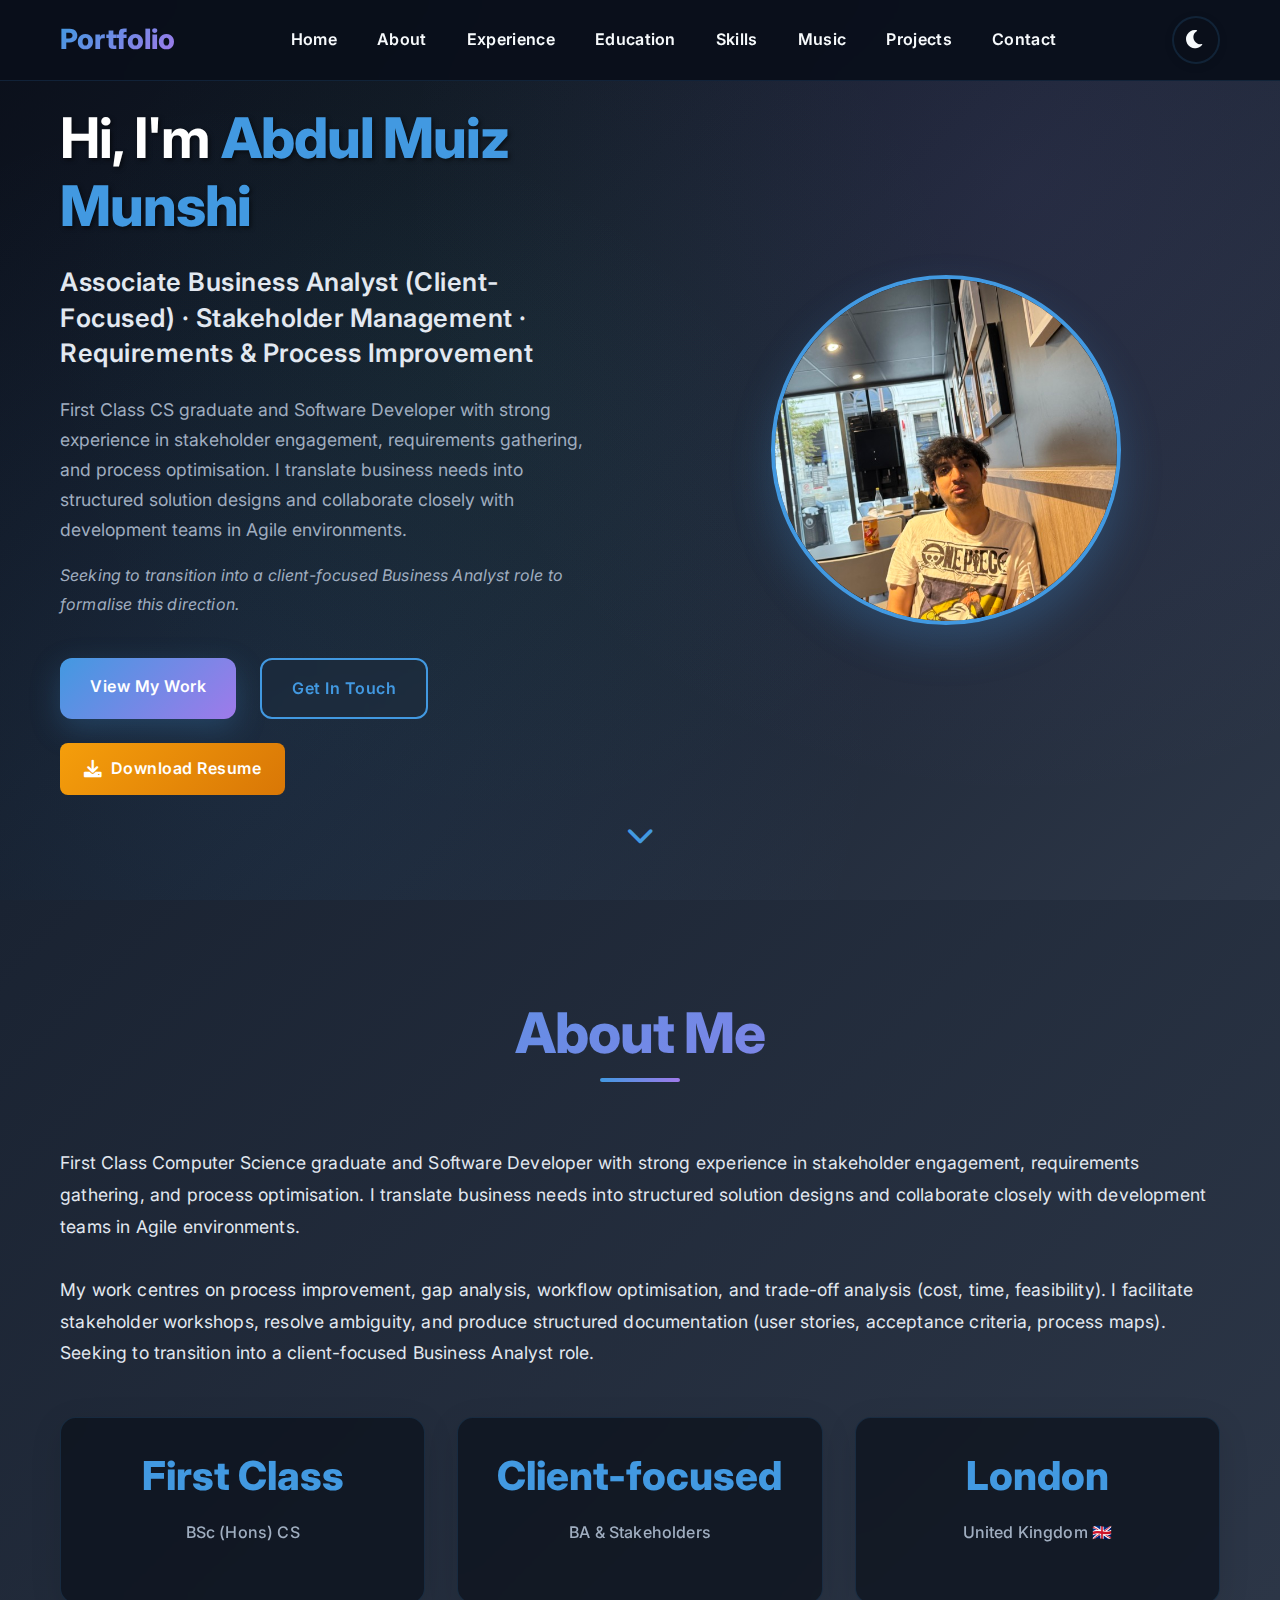
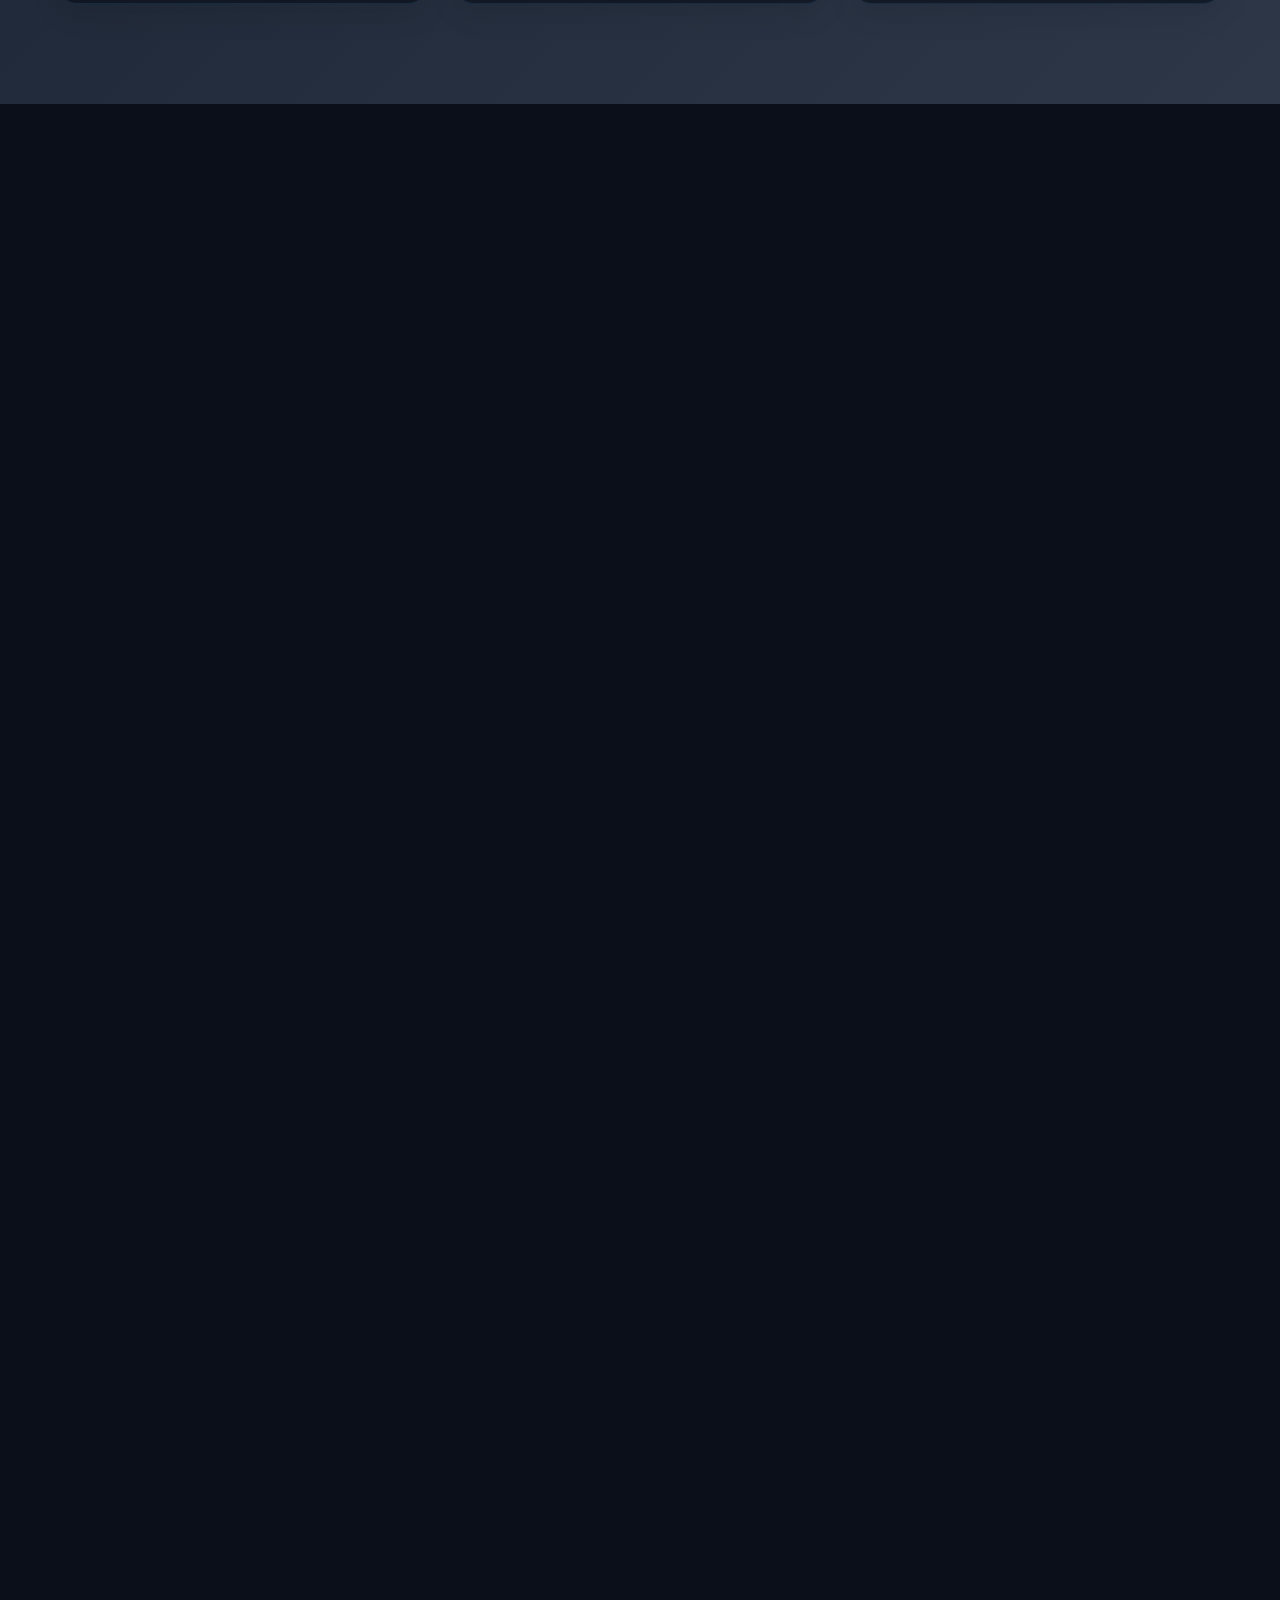
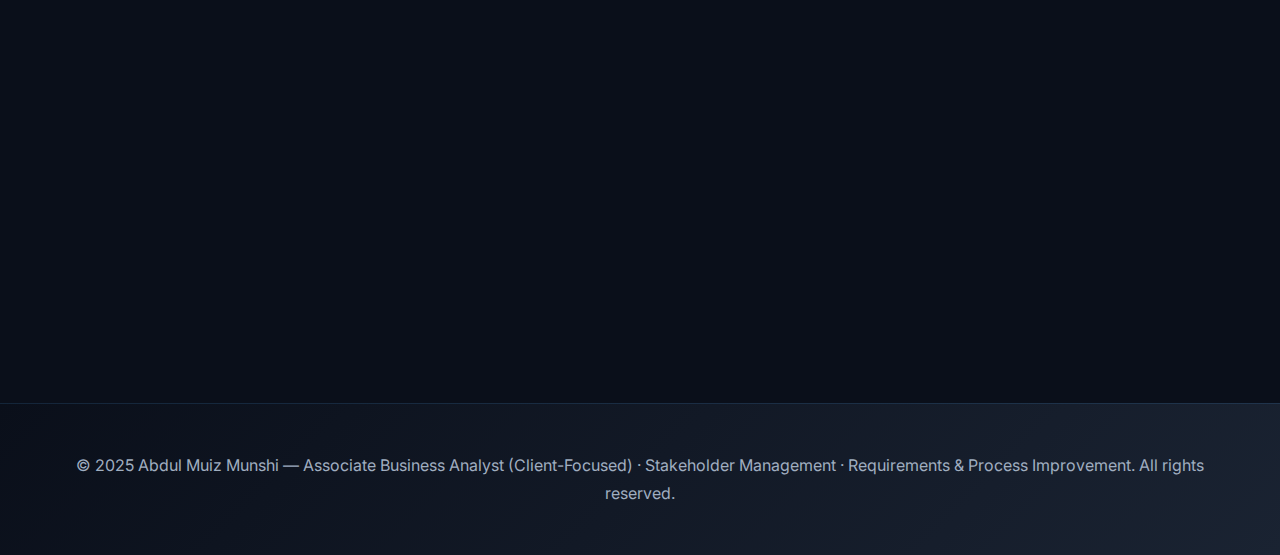
<file: index.html>
<!DOCTYPE html>
<html lang="en">
  <head>
    <meta charset="UTF-8" />
    <meta name="viewport" content="width=device-width, initial-scale=1.0" />
    <meta
      name="description"
      content="Abdul Muiz Munshi - Associate Business Analyst (Client-Focused). Stakeholder management, requirements gathering, process mapping, and translating business needs into system solutions. London, UK."
    />
    <meta
      name="keywords"
      content="Abdul Muiz Munshi, Business Analyst, Requirements Gathering, Stakeholder Management, Process Improvement, Gap Analysis, Digital Transformation, Systems Analysis, Agile, Solution Design, London, Portfolio"
    />
    <meta name="author" content="Abdul Muiz Munshi" />

    <!-- Favicon -->
    <link rel="icon" type="image/svg+xml" href="assets/favicon.svg" />
    <link
      rel="icon"
      type="image/png"
      sizes="32x32"
      href="assets/favicon-32x32.png"
    />
    <link
      rel="icon"
      type="image/png"
      sizes="16x16"
      href="assets/favicon-16x16.png"
    />
    <link rel="apple-touch-icon" href="assets/apple-touch-icon.png" />

    <!-- Web Manifest -->
    <link rel="manifest" href="assets/site.webmanifest" />
    <meta name="theme-color" content="#4299e1" />
    <meta name="msapplication-TileColor" content="#4299e1" />

    <!-- SEO Meta -->
    <meta
      name="description"
      content="Abdul Muiz Munshi - Associate Business Analyst (Client-Focused). Requirements gathering, process mapping, stakeholder management. BSc First Class CS. Letterbox Distribution."
    />

    <!-- Open Graph Meta Tags -->
    <meta property="og:title" content="Abdul Muiz Munshi - Associate Business Analyst (Client-Focused)" />
    <meta
      property="og:description"
      content="Business Analyst · Stakeholder Management · Requirements Gathering · Process Improvement · Digital Transformation · London, UK"
    />
    <meta property="og:type" content="website" />
    <meta property="og:url" content="https://muizmunshi.vercel.app" />
    <meta property="og:image" content="assets/og-image.jpg" />

    <title>Abdul Muiz Munshi - Portfolio</title>
    <link rel="stylesheet" href="styles.css" />
    <link
      href="https://fonts.googleapis.com/css2?family=Inter:wght@300;400;500;600;700&display=swap"
      rel="stylesheet"
    />
    <link
      rel="stylesheet"
      href="https://cdnjs.cloudflare.com/ajax/libs/font-awesome/6.0.0/css/all.min.css"
    />
    <!-- Formspree is used for contact form handling -->
  </head>
  <body>
    <!-- Navigation -->
    <nav class="navbar">
      <div class="nav-container">
        <div class="nav-logo">
          <a href="#home">Portfolio</a>
        </div>
        <ul class="nav-menu">
          <li class="nav-item">
            <a href="#home" class="nav-link">Home</a>
          </li>
          <li class="nav-item">
            <a href="#about" class="nav-link">About</a>
          </li>
          <li class="nav-item">
            <a href="#experience" class="nav-link">Experience</a>
          </li>
          <li class="nav-item">
            <a href="#education" class="nav-link">Education</a>
          </li>
          <li class="nav-item">
            <a href="#skills" class="nav-link">Skills</a>
          </li>
          <li class="nav-item">
            <a href="#music" class="nav-link">Music</a>
          </li>
          <li class="nav-item">
            <a href="#projects" class="nav-link">Projects</a>
          </li>
          <li class="nav-item">
            <a href="#contact" class="nav-link">Contact</a>
          </li>
        </ul>
        <div class="theme-toggle">
          <button id="theme-toggle-btn" class="theme-btn">
            <i class="fas fa-sun" id="sun-icon"></i>
            <i class="fas fa-moon" id="moon-icon"></i>
          </button>
        </div>
        <div class="hamburger">
          <span class="bar"></span>
          <span class="bar"></span>
          <span class="bar"></span>
        </div>
      </div>
    </nav>

    <!-- Hero Section -->
    <section id="home" class="hero">
      <div class="hero-container">
        <div class="hero-content">
          <h1 class="hero-title">
            Hi, I'm <span class="highlight">Abdul Muiz Munshi</span>
          </h1>
          <p class="hero-subtitle">
            Associate Business Analyst (Client-Focused) · Stakeholder Management · Requirements & Process Improvement
          </p>
          <p class="hero-description">
            First Class CS graduate and Software Developer with strong experience in stakeholder engagement, requirements gathering, and process optimisation. I translate business needs into structured solution designs and collaborate closely with development teams in Agile environments.
          </p>
          <p class="hero-tagline">
            Seeking to transition into a client-focused Business Analyst role to formalise this direction.
          </p>
          <div class="hero-buttons">
            <a href="#projects" class="btn btn-primary">View My Work</a>
            <a href="#contact" class="btn btn-secondary">Get In Touch</a>
            <a
              href="resume.html"
              class="btn btn-resume"
              id="download-resume-btn"
              target="_blank"
              rel="noopener noreferrer"
            >
              <i class="fas fa-download"></i>
              Download Resume
            </a>
          </div>
        </div>
        <div class="hero-image">
          <div class="profile-image">
            <img src="assets/profile-photo.jpg" alt="Abdul Muiz Munshi" />
          </div>
        </div>
      </div>
      <div class="scroll-indicator">
        <a href="#about">
          <i class="fas fa-chevron-down"></i>
        </a>
      </div>
    </section>

    <!-- About Section -->
    <section id="about" class="about">
      <div class="container">
        <h2 class="section-title">About Me</h2>
        <div class="about-content" style="display: flex; flex-direction: row; gap: 2rem;">
          <div class="about-text" style="width: 100%;">
            <p>
              First Class Computer Science graduate and Software Developer with strong experience in stakeholder engagement, requirements gathering, and process optimisation. I translate business needs into structured solution designs and collaborate closely with development teams in Agile environments.
            </p>
            <p>
              My work centres on process improvement, gap analysis, workflow optimisation, and trade-off analysis (cost, time, feasibility). I facilitate stakeholder workshops, resolve ambiguity, and produce structured documentation (user stories, acceptance criteria, process maps). Seeking to transition into a client-focused Business Analyst role.
            </p>
            <div class="about-stats">
              <div class="stat">
                <h3>First Class</h3>
                <p>BSc (Hons) CS</p>
              </div>
              <div class="stat">
                <h3>Client-focused</h3>
                <p>BA & Stakeholders</p>
              </div>
              <div class="stat">
                <h3>London</h3>
                <p>United Kingdom 🇬🇧</p>
              </div>
            </div>
          </div>
          
        </div>
      </div>
    </section>

    <!-- Experience Section -->
    <section id="experience" class="experience">
      <div class="container">
        <h2 class="section-title">Work Experience</h2>
        <div class="experience-timeline">
          <div class="experience-card">
            <div class="experience-header">
              <div class="experience-role">
                <h3>Software Developer (Business Analysis Focus)</h3>
                <p class="experience-company">Letterbox Distribution</p>
              </div>
              <span class="experience-date">Current role · London, UK 🇬🇧</span>
            </div>
            <ul class="experience-list">
              <li><strong>Stakeholder engagement & requirements:</strong> Facilitated stakeholder workshops with operations and council clients to define functional requirements and prioritise delivery scope. Gathered and documented business needs; translated into user stories and acceptance criteria.</li>
              <li><strong>Process mapping & workflow optimisation:</strong> Mapped as-is and to-be processes for council workflows and internal operations; identified gaps and designed improved processes. Reduced time spent locating operational documents by centralising resources into a single internal portal.</li>
              <li><strong>Bridge between operations and technology:</strong> Acted as link between business stakeholders and development; communicated technical constraints and feasibility in commercially understandable language. Trade-off analysis (cost, time, feasibility) in an Agile context.</li>
              <li><strong>Agile delivery & documentation:</strong> Collaborated with developers during sprint cycles to refine user stories, clarify acceptance criteria, and ensure delivered features aligned with stakeholder expectations. Produced structured documentation including user stories, acceptance criteria, and process maps.</li>
            </ul>
            <div class="experience-tags">
              <span>Requirements Gathering</span>
              <span>Stakeholder Management</span>
              <span>Process Mapping</span>
              <span>Process Improvement</span>
              <span>Agile</span>
            </div>
          </div>
        </div>
      </div>
    </section>

    <!-- Education Section -->
    <section id="education" class="education">
      <div class="container">
        <h2 class="section-title">Education</h2>
        <div class="experience-timeline">
          <div class="experience-card">
            <div class="experience-header">
              <div class="experience-role">
                <h3>BSc (Hons) Computer Science — First Class Honours</h3>
                <p class="experience-company">University of Huddersfield</p>
              </div>
              <span class="experience-date">Graduation · Huddersfield, UK</span>
            </div>
            <ul class="experience-list">
              <li>Full-stack and data science projects; group and individual assignments.</li>
              <li>Topics: software engineering, databases, ML/data, IoT, and security.</li>
              <li>Relevant modules: Web Development, Data Science, Software Design.</li>
            </ul>
            <div class="experience-tags">
              <span>Full Stack</span>
              <span>Data Science</span>
              <span>Team Projects</span>
            </div>
          </div>
        </div>
      </div>
    </section>

    <!-- Skills Section -->
    <section id="skills" class="skills">
      <div class="container">
        <h2 class="section-title">Skills & Competencies</h2>
        <p class="skills-intro">Business analysis and stakeholder skills I use to drive process improvement and solution design—technical enough to collaborate with developers, focused on outcomes.</p>

        <!-- Business Analysis Skills -->
        <div class="consulting-skills">
          <h3 class="consulting-skills-title">Business Analysis & Core Skills</h3>
          <div class="consulting-skills-grid">
            <div class="consulting-skill-card">
              <div class="consulting-skill-icon"><i class="fas fa-puzzle-piece"></i></div>
              <h4>Requirements & Solution Design</h4>
              <ul>
                <li>Requirements gathering and elicitation</li>
                <li>Gap analysis and user stories</li>
                <li>Systems analysis and solution design</li>
              </ul>
            </div>
            <div class="consulting-skill-card">
              <div class="consulting-skill-icon"><i class="fas fa-handshake"></i></div>
              <h4>Stakeholder Management</h4>
              <ul>
                <li>Stakeholder workshops and facilitation</li>
                <li>Translating business needs for technical teams</li>
                <li>Collaborative decision-making</li>
              </ul>
            </div>
            <div class="consulting-skill-card">
              <div class="consulting-skill-icon"><i class="fas fa-chart-line"></i></div>
              <h4>Process & Delivery</h4>
              <ul>
                <li>Process mapping and process improvement</li>
                <li>Digital transformation and workflow optimisation</li>
                <li>Agile delivery and trade-off analysis</li>
              </ul>
            </div>
          </div>
        </div>

        <p class="skills-tech-label">Technical fluency (to collaborate with developers)</p>
        <!-- Floating Skills -->
        <div class="floating-skills-container">
          <!-- Programming Languages -->
          <div class="floating-skill" data-skill="Python">
            <i class="fab fa-python"></i>
            <span>Python</span>
          </div>
          <div class="floating-skill" data-skill="JavaScript">
            <i class="fab fa-js-square"></i>
            <span>JavaScript</span>
          </div>
          <div class="floating-skill" data-skill="Java">
            <i class="fab fa-java"></i>
            <span>Java</span>
          </div>
          <div class="floating-skill" data-skill="PHP">
            <i class="fab fa-php"></i>
            <span>PHP</span>
          </div>
          <div class="floating-skill" data-skill="SQL">
            <i class="fas fa-database"></i>
            <span>SQL</span>
          </div>

          <!-- Frameworks & Libraries -->
          <div class="floating-skill" data-skill="React">
            <i class="fab fa-react"></i>
            <span>React</span>
          </div>
          <div class="floating-skill" data-skill="Laravel">
            <i class="fab fa-laravel"></i>
            <span>Laravel</span>
          </div>
          <div class="floating-skill" data-skill="Spring Boot">
            <i class="fas fa-leaf"></i>
            <span>Spring Boot</span>
          </div>
          <div class="floating-skill" data-skill="Tailwind CSS">
            <i class="fab fa-css3-alt"></i>
            <span>Tailwind CSS</span>
          </div>
          <div class="floating-skill" data-skill="Bootstrap">
            <i class="fab fa-bootstrap"></i>
            <span>Bootstrap</span>
          </div>

          <!-- Data & Analytics -->
          <div class="floating-skill" data-skill="Pandas">
            <i class="fab fa-python"></i>
            <span>Pandas</span>
          </div>
          <div class="floating-skill" data-skill="NumPy">
            <i class="fab fa-python"></i>
            <span>NumPy</span>
          </div>
          <div class="floating-skill" data-skill="Matplotlib">
            <i class="fas fa-chart-bar"></i>
            <span>Matplotlib</span>
          </div>
          <div class="floating-skill" data-skill="Seaborn">
            <i class="fas fa-chart-line"></i>
            <span>Seaborn</span>
          </div>
          <div class="floating-skill" data-skill="Scikit-learn">
            <i class="fas fa-brain"></i>
            <span>Scikit-learn</span>
          </div>
          <div class="floating-skill" data-skill="Tableau">
            <i class="fas fa-chart-pie"></i>
            <span>Tableau</span>
          </div>
          <div class="floating-skill" data-skill="Excel">
            <i class="fas fa-table"></i>
            <span>Excel</span>
          </div>
          <div class="floating-skill" data-skill="Jupyter">
            <i class="fas fa-book"></i>
            <span>Jupyter</span>
          </div>

          <!-- Cloud & DevOps -->
          <div class="floating-skill" data-skill="Docker">
            <i class="fab fa-docker"></i>
            <span>Docker</span>
          </div>
          <div class="floating-skill" data-skill="Git">
            <i class="fab fa-git-alt"></i>
            <span>Git</span>
          </div>
          <div class="floating-skill" data-skill="GitHub">
            <i class="fab fa-github"></i>
            <span>GitHub</span>
          </div>
          <div class="floating-skill" data-skill="AWS">
            <i class="fab fa-aws"></i>
            <span>AWS</span>
          </div>
          <div class="floating-skill" data-skill="Linux">
            <i class="fab fa-linux"></i>
            <span>Linux</span>
          </div>
          <div class="floating-skill" data-skill="REST APIs">
            <i class="fas fa-code"></i>
            <span>REST APIs</span>
          </div>
          <div class="floating-skill" data-skill="Agile">
            <i class="fas fa-users"></i>
            <span>Agile</span>
          </div>

          <!-- Tools -->
          <div class="floating-skill" data-skill="Microsoft Office">
            <i class="fab fa-microsoft"></i>
            <span>Microsoft Office</span>
          </div>
          <div class="floating-skill" data-skill="VS Code">
            <i class="fas fa-code"></i>
            <span>VS Code</span>
          </div>
        </div>
      </div>
    </section>

    <!-- Projects Section -->
    <section id="projects" class="projects">
      <div class="container">
        <h2 class="section-title">Selected Projects</h2>
        <p class="projects-intro">Selected work where I led or contributed to business analysis, requirements, process design, and stakeholder engagement—focus on problem, stakeholders, constraints, and outcome.</p>
        <div class="projects-grid">
          <div class="project-card featured-project">
            <div class="project-image">
              <div class="project-placeholder">
                <i class="fas fa-landmark"></i>
              </div>
            </div>
            <div class="project-content">
              <h3>Beaccon — Council / Community Platform</h3>
              <p>
                <strong>Business problem:</strong> Councils needed a centralised platform for operations and resident engagement.<br>
                <strong>Stakeholders:</strong> Council clients, operations, delivery team.<br>
                <strong>Constraints:</strong> Scope, time, and integration with existing processes.<br>
                <strong>My role:</strong> Requirements gathering, process mapping, gap analysis, trade-off analysis; bridge between business and build.<br>
                <strong>Outcome:</strong> Platform in production; streamlined workflows and improved engagement. Letterbox Distribution.
              </p>
              <div class="project-tech">
                <span>Requirements Gathering</span>
                <span>Process Mapping</span>
                <span>Stakeholder Management</span>
                <span>Agile</span>
              </div>
              <div class="project-links">
                <a href="#" class="project-link" title="Delivered at Letterbox Distribution">
                  <i class="fas fa-briefcase"></i> Letterbox Distribution
                </a>
              </div>
            </div>
          </div>
          <div class="project-card featured-project">
            <div class="project-image">
              <div class="project-placeholder">
                <i class="fas fa-building"></i>
              </div>
            </div>
            <div class="project-content">
              <h3>Internal Office Website</h3>
              <p>
                <strong>Business problem:</strong> Scattered information and tools; staff spent time searching for documents and resources.<br>
                <strong>Stakeholders:</strong> Internal operations, multiple teams.<br>
                <strong>Constraints:</strong> Time and existing tooling.<br>
                <strong>My role:</strong> Process analysis, gap identification, requirements and solution structure; acted as bridge between operations and delivery.<br>
                <strong>Outcome:</strong> Single point of truth for documents and resources; reduced time-to-information and clearer processes. Letterbox Distribution.
              </p>
              <div class="project-tech">
                <span>Process Improvement</span>
                <span>Gap Analysis</span>
                <span>Requirements Gathering</span>
              </div>
              <div class="project-links">
                <a href="#" class="project-link" title="Delivered at Letterbox Distribution">
                  <i class="fas fa-briefcase"></i> Letterbox Distribution
                </a>
              </div>
            </div>
          </div>
          <div class="project-card featured-project">
            <div class="project-image">
              <div class="project-placeholder">
                <i class="fas fa-brain"></i>
              </div>
            </div>
            <div class="project-content">
              <h3>
                Noted.AI — Academic Assistant <span class="project-status">🚧 In Progress</span>
              </h3>
              <p>
                <strong>Business problem:</strong> Students need to extract value from large volumes of academic content.<br>
                <strong>Stakeholders:</strong> End users (students), product owner.<br>
                <strong>My role:</strong> Requirements, user stories, and solution structure; prioritisation and scope trade-offs.<br>
                <strong>Outcome:</strong> In progress—focused on learning efficiency and reduced manual effort.
              </p>
              <div class="project-tech">
                <span>User Stories</span>
                <span>Solution Design</span>
                <span>Agile</span>
              </div>
              <div class="project-links">
                <a
                  href="https://github.com/muiz2353673/note.ai.git"
                  class="project-link"
                  target="_blank"
                  rel="noopener noreferrer"
                >
                  <i class="fab fa-github"></i> Code
                </a>
              </div>
            </div>
          </div>
          <div class="project-card featured-project">
            <div class="project-image">
              <div class="project-placeholder">
                <i class="fas fa-film"></i>
              </div>
            </div>
            <div class="project-content">
              <h3>Movie Recommendation System</h3>
              <p>
                <strong>Business problem:</strong> Users overwhelmed by content choice; need relevant recommendations.<br>
                <strong>Stakeholders:</strong> End users, product context.<br>
                <strong>My role:</strong> Problem definition, success criteria, and systems analysis for recommendation logic.<br>
                <strong>Outcome:</strong> Structured approach to recommendation quality and engagement; used for data/analytics insight.
              </p>
              <div class="project-tech">
                <span>Systems Analysis</span>
                <span>Solution Design</span>
              </div>
              <div class="project-links">
                <a
                  href="https://github.com/muiz2353673/Netflix-movie-recommender"
                  class="project-link"
                  target="_blank"
                  rel="noopener noreferrer"
                >
                  <i class="fab fa-github"></i> Code
                </a>
              </div>
            </div>
          </div>
          <div class="project-card featured-project">
            <div class="project-image">
              <div class="project-placeholder">
                <i class="fas fa-leaf"></i>
              </div>
            </div>
            <div class="project-content">
              <h3>Spring Boot Application</h3>
              <p>
                <strong>Focus:</strong> Systems analysis and solution design for APIs and integration patterns; understanding of technical constraints to inform business and developer dialogue.
              </p>
              <div class="project-tech">
                <span>Systems Analysis</span>
                <span>Solution Design</span>
              </div>
              <div class="project-links">
                <a
                  href="https://github.com/muiz2353673/spring-boot"
                  class="project-link"
                  target="_blank"
                  rel="noopener noreferrer"
                >
                  <i class="fab fa-github"></i> Code
                </a>
              </div>
            </div>
          </div>
          <div class="project-card hidden-project">
            <div class="project-image">
              <div class="project-placeholder">
                <i class="fas fa-server"></i>
              </div>
            </div>
            <div class="project-content">
              <h3>Server Performance & Monitoring Tool</h3>
              <p>
                <strong>Problem:</strong> Limited visibility into system performance.<br>
                <strong>Solution:</strong> Automated monitoring and analytics.<br>
                <strong>Impact:</strong> Faster issue diagnosis and improved reliability.
              </p>
              <div class="project-tech">
                <span>Python</span>
                <span>System Monitoring</span>
                <span>Analytics</span>
              </div>
              <div class="project-links">
                <a
                  href="https://github.com/muiz2353673/server-performance-stats"
                  class="project-link"
                >
                  <i class="fab fa-github"></i> Code
                </a>
              </div>
            </div>
          </div>
          <div class="project-card hidden-project">
            <div class="project-image">
              <div class="project-placeholder">
                <i class="fas fa-calendar-alt"></i>
              </div>
            </div>
            <div class="project-content">
              <h3>Event Tracker Application</h3>
              <p>
                A comprehensive event management system built with modern web
                technologies, featuring event creation, tracking, and user
                management capabilities.
              </p>
              <div class="project-tech">
                <span>JavaScript</span>
                <span>Web Development</span>
                <span>Event Management</span>
              </div>
              <div class="project-links">
                <a
                  href="https://github.com/muiz2353673/Event_app"
                  class="project-link"
                >
                  <i class="fab fa-github"></i> Code
                </a>
              </div>
            </div>
          </div>
          <div class="project-card hidden-project">
            <div class="project-image">
              <div class="project-placeholder">
                <i class="fas fa-hotel"></i>
              </div>
            </div>
            <div class="project-content">
              <h3>Hotel Cancellation Prediction</h3>
              <p>
                A data science project that predicts hotel booking cancellations
                using machine learning models to help hotels optimize their
                booking strategies.
              </p>
              <div class="project-tech">
                <span>Python</span>
                <span>Data Science</span>
                <span>Predictive Analytics</span>
              </div>
              <div class="project-links">
                <a
                  href="https://github.com/muiz2353673/Hotel-cancellation-prediction-"
                  class="project-link"
                >
                  <i class="fab fa-github"></i> Code
                </a>
              </div>
            </div>
          </div>
        </div>
        <div class="projects-actions">
          <button id="view-more-projects" class="btn btn-secondary">
            <i class="fas fa-plus" id="toggle-icon"></i>
            <span id="toggle-text">View More Projects</span>
          </button>
        </div>
      </div>
    </section>

    <!-- Music Section -->
    <section id="music" class="music">
      <div class="container">
        <h2 class="section-title">Currently Listening</h2>
        <div class="music-content">
          <div class="music-intro">
            <p>
              Music fuels my creativity and keeps me focused while working.
              Here's what I'm currently listening to.
            </p>
          </div>
          <div class="current-song">
            <div class="song-card">
              <div class="song-artwork">
                <i class="fas fa-music"></i>
              </div>
              <div class="song-info">
                <h3>The King's Affirmation</h3>
                <p class="artist">Iniko</p>
                <p class="album">The Awakening</p>
                <a
                  href="https://open.spotify.com/track/2337T5Uk5RJmcc0KHF6j7w?si=7c5245a222634462"
                  class="btn btn-spotify"
                  target="_blank"
                  rel="noopener noreferrer"
                >
                  <i class="fab fa-spotify"></i>
                  Listen on Spotify
                </a>
              </div>
            </div>
          </div>
        </div>
      </div>
    </section>

    <!-- Roles I'm Interested In -->
    <section id="roles" class="roles">
      <div class="container">
        <h2 class="section-title">Roles I'm Interested In</h2>
        <p class="roles-intro">Seeking client-focused roles where I can apply business analysis, stakeholder management, and process improvement:</p>
        <div class="roles-grid">
          <div class="role-card">Associate Business Analyst</div>
          <div class="role-card">Business Analyst (Client-Focused)</div>
          <div class="role-card">Technical Business Analyst</div>
          <div class="role-card">Digital Transformation Analyst</div>
          <div class="role-card">Requirements / Systems Analyst</div>
          <div class="role-card">Graduate Business Analyst</div>
        </div>
        <div class="value-list">
          <h3>How I Add Value</h3>
          <ul>
            <li><strong>Stakeholder management</strong> — Workshops, facilitation, and translating business needs into clear requirements and user stories</li>
            <li><strong>Requirements gathering & gap analysis</strong> — Resolving ambiguity, process mapping, and solution design aligned to business goals</li>
            <li><strong>Bridge between operations and technology</strong> — Technical enough to collaborate with developers; focused on business impact and decision-making</li>
            <li><strong>Process improvement & Agile delivery</strong> — Trade-off analysis (cost, time, feasibility); comfortable under constraints and ambiguity</li>
            <li><strong>Professional and client-ready</strong> — Confident, structured, and UK market appropriate</li>
          </ul>
        </div>
      </div>
    </section>

    <!-- Contact Section -->
    <section id="contact" class="contact">
      <div class="container">
        <h2 class="section-title">Get In Touch</h2>
        <div class="contact-content">
          <div class="contact-info">
            <h3>Let's connect</h3>
            <p>
              Interested in Associate Business Analyst, Business Analyst (client-focused), and Digital Transformation roles. Open to collaboration and new opportunities—reach out anytime.
            </p>
            <div class="contact-details">
              <div class="contact-item">
                <i class="fas fa-map-marker-alt"></i>
                <span>London, United Kingdom 🇬🇧</span>
              </div>
              <div class="contact-item">
                <i class="fas fa-envelope"></i>
                <span>muizmunshi@gmail.com</span>
              </div>
              <div class="contact-item">
                <i class="fas fa-phone"></i>
                <span>+44 07818307416</span>
              </div>
              <div class="contact-item">
                <i class="fas fa-graduation-cap"></i>
                <span>BSc (Hons) Computer Science — First Class Honours</span>
              </div>
            </div>
            <div class="social-links">
              <a
                href="https://www.linkedin.com/in/abdul-muiz-munshi-6ab4141b8"
                class="social-link"
                title="LinkedIn"
                target="_blank"
                rel="noopener noreferrer"
              >
                <i class="fab fa-linkedin-in"></i>
              </a>
              <a
                href="https://github.com/muiz2353673"
                class="social-link"
                title="GitHub"
                target="_blank"
                rel="noopener noreferrer"
              >
                <i class="fab fa-github"></i>
              </a>
              <a
                href="https://muizmunshi.vercel.app"
                class="social-link"
                title="Portfolio"
                target="_blank"
                rel="noopener noreferrer"
              >
                <i class="fas fa-globe"></i>
              </a>
              <a
                href="mailto:muizmunshi@gmail.com"
                class="social-link"
                title="Email"
              >
                <i class="fas fa-envelope"></i>
              </a>
              <a href="tel:+4407818307416" class="social-link" title="Phone">
                <i class="fas fa-phone"></i>
              </a>
            </div>
          </div>
          <form
            class="contact-form"
            action="https://formspree.io/f/mgvzygrj"
            method="POST"
          >
            <div class="form-group">
              <input
                type="text"
                id="name"
                name="name"
                placeholder="Your Name"
                required
              />
            </div>
            <div class="form-group">
              <input
                type="email"
                id="email"
                name="email"
                placeholder="Your Email"
                required
              />
            </div>
            <div class="form-group">
              <input
                type="text"
                id="subject"
                name="subject"
                placeholder="Subject"
                required
              />
            </div>
            <div class="form-group">
              <textarea
                id="message"
                name="message"
                placeholder="Your Message"
                rows="5"
                required
              ></textarea>
            </div>
            <button type="submit" class="btn btn-primary">Send Message</button>
          </form>
        </div>
      </div>
    </section>

    <!-- Footer -->
    <footer class="footer">
      <div class="container">
        <p>&copy; 2025 Abdul Muiz Munshi — Associate Business Analyst (Client-Focused) · Stakeholder Management · Requirements & Process Improvement. All rights reserved.</p>
      </div>
    </footer>

    <script src="script.js"></script>
  </body>
</html>
</file>
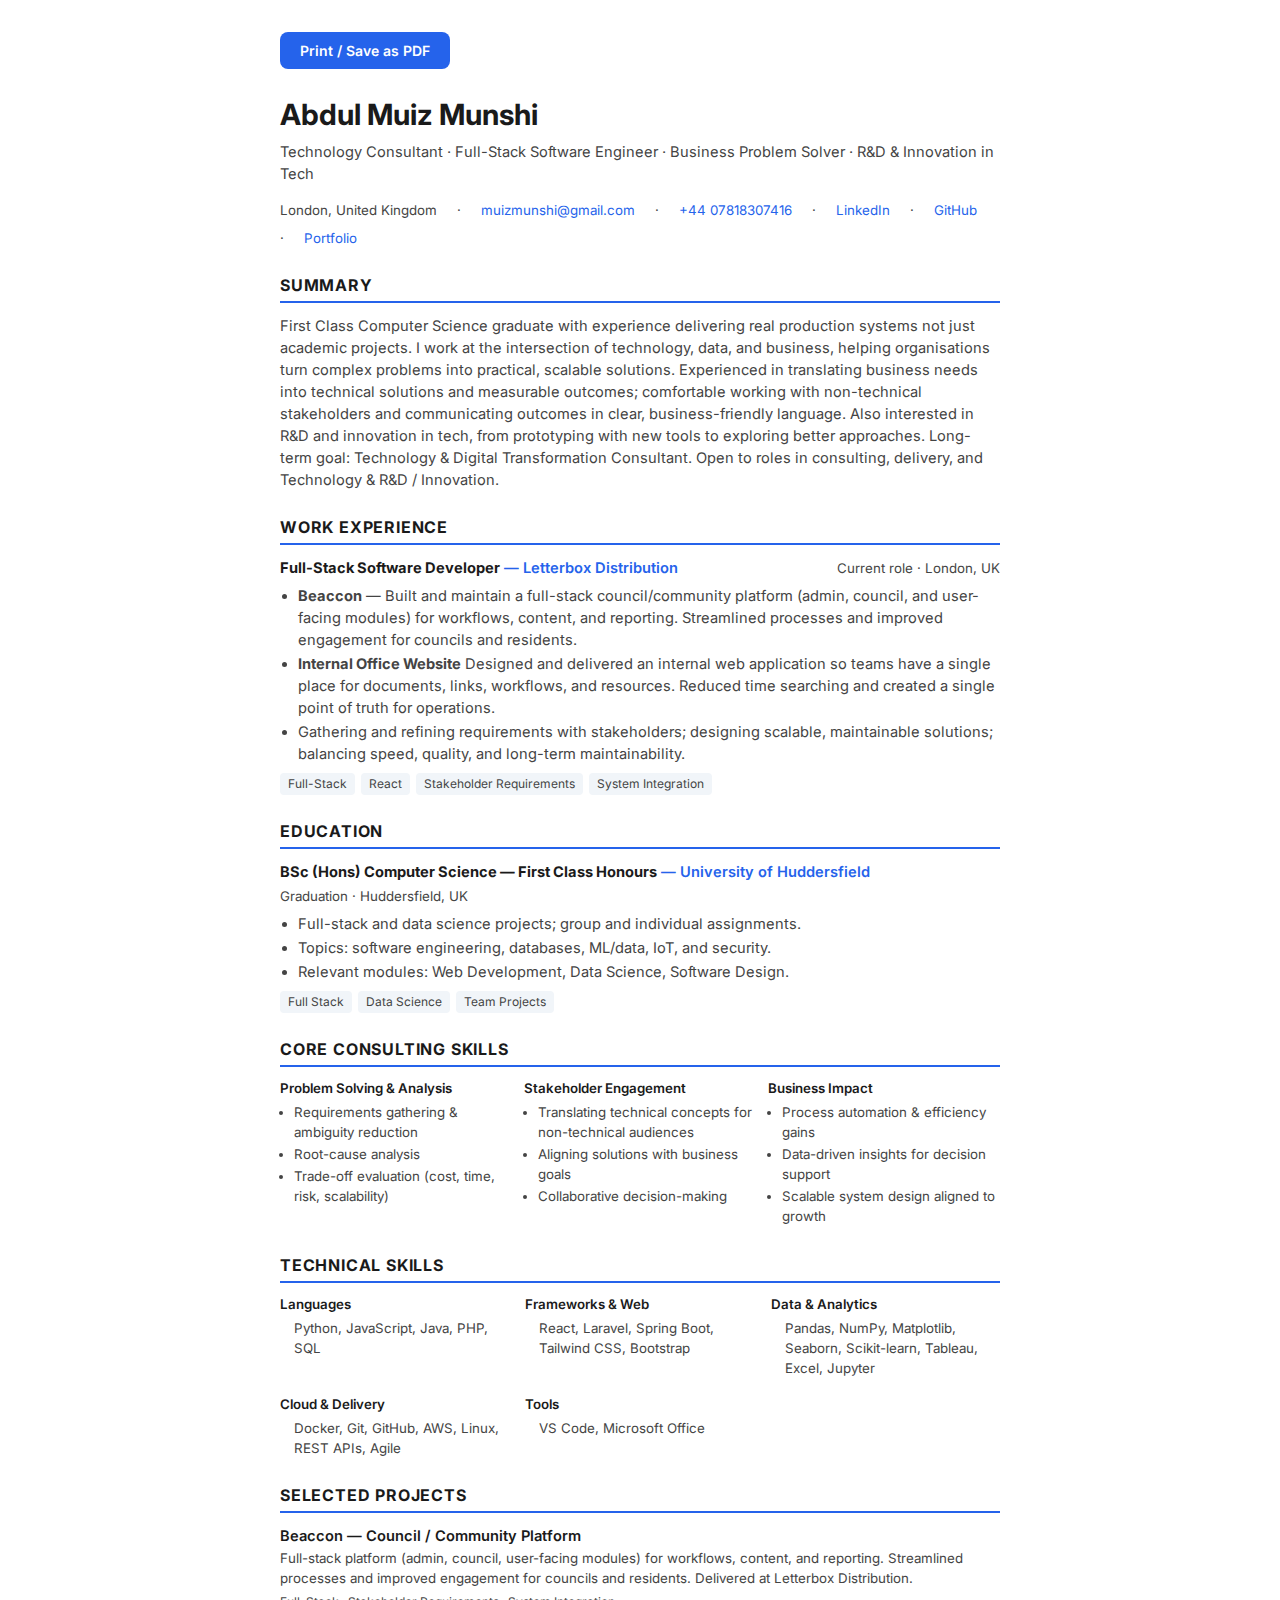
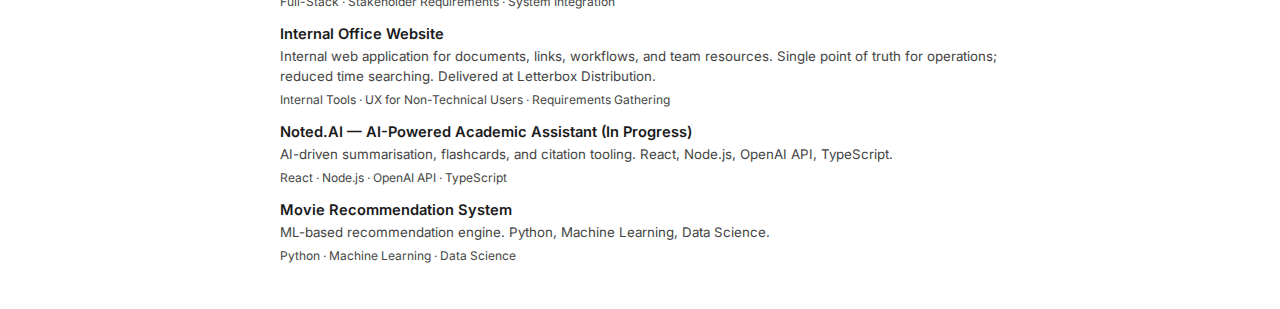
<file: resume.html>
<!DOCTYPE html>
<html lang="en">
  <head>
    <meta charset="UTF-8" />
    <meta name="viewport" content="width=device-width, initial-scale=1.0" />
    <title>Abdul Muiz Munshi — Resume</title>
    <link
      href="https://fonts.googleapis.com/css2?family=Inter:wght@400;500;600;700&display=swap"
      rel="stylesheet"
    />
    <style>
      :root {
        --text: #1a1a1a;
        --text-muted: #444;
        --accent: #2563eb;
        --border: #e5e7eb;
      }
      * {
        margin: 0;
        padding: 0;
        box-sizing: border-box;
      }
      body {
        font-family: "Inter", -apple-system, sans-serif;
        font-size: 11pt;
        line-height: 1.5;
        color: var(--text);
        max-width: 800px;
        margin: 0 auto;
        padding: 32px 40px;
        background: #fff;
      }
      .no-print {
        margin-bottom: 24px;
      }
      .no-print button {
        font-family: inherit;
        font-size: 14px;
        font-weight: 600;
        padding: 10px 20px;
        background: var(--accent);
        color: #fff;
        border: none;
        border-radius: 8px;
        cursor: pointer;
      }
      .no-print button:hover {
        background: #1d4ed8;
      }
      h1 {
        font-size: 22pt;
        font-weight: 700;
        color: var(--text);
        margin-bottom: 4px;
      }
      .tagline {
        font-size: 11pt;
        color: var(--text-muted);
        margin-bottom: 16px;
      }
      .contact {
        display: flex;
        flex-wrap: wrap;
        gap: 8px 20px;
        font-size: 10pt;
        color: var(--text-muted);
        margin-bottom: 24px;
      }
      .contact a {
        color: var(--accent);
        text-decoration: none;
      }
      .contact a:hover {
        text-decoration: underline;
      }
      h2 {
        font-size: 12pt;
        font-weight: 700;
        color: var(--text);
        text-transform: uppercase;
        letter-spacing: 0.05em;
        border-bottom: 2px solid var(--accent);
        padding-bottom: 4px;
        margin: 24px 0 12px;
      }
      .summary {
        color: var(--text-muted);
        margin-bottom: 8px;
      }
      .job {
        margin-bottom: 16px;
      }
      .job-header {
        display: flex;
        justify-content: space-between;
        align-items: baseline;
        flex-wrap: wrap;
        gap: 4px;
      }
      .job-title {
        font-weight: 700;
        font-size: 11pt;
        color: var(--text);
      }
      .job-company {
        font-weight: 600;
        color: var(--accent);
      }
      .job-date {
        font-size: 10pt;
        color: var(--text-muted);
      }
      .job ul {
        margin: 6px 0 0 18px;
        padding: 0;
      }
      .job li {
        margin-bottom: 2px;
        color: var(--text-muted);
      }
      .tags {
        display: flex;
        flex-wrap: wrap;
        gap: 6px;
        margin-top: 8px;
      }
      .tags span {
        font-size: 9pt;
        background: #f1f5f9;
        color: var(--text-muted);
        padding: 2px 8px;
        border-radius: 4px;
      }
      .skills-grid {
        display: grid;
        grid-template-columns: repeat(3, 1fr);
        gap: 16px;
      }
      .skill-cat h4 {
        font-size: 10pt;
        font-weight: 600;
        color: var(--text);
        margin-bottom: 4px;
      }
      .skill-cat p, .skill-cat ul {
        font-size: 10pt;
        color: var(--text-muted);
        margin: 0;
        padding-left: 14px;
      }
      .skill-cat ul {
        list-style: none;
        padding-left: 0;
      }
      .skill-cat li::before {
        content: "• ";
        color: var(--accent);
      }
      .consulting-grid {
        display: grid;
        grid-template-columns: repeat(3, 1fr);
        gap: 12px;
      }
      .consulting-card h4 {
        font-size: 10pt;
        font-weight: 600;
        color: var(--text);
        margin-bottom: 4px;
      }
      .consulting-card ul {
        margin: 0;
        padding-left: 14px;
        font-size: 10pt;
        color: var(--text-muted);
      }
      .consulting-card li {
        margin-bottom: 2px;
      }
      .project {
        margin-bottom: 12px;
      }
      .project h4 {
        font-size: 11pt;
        font-weight: 600;
        color: var(--text);
        margin-bottom: 2px;
      }
      .project p {
        font-size: 10pt;
        color: var(--text-muted);
        margin: 0;
      }
      .project .tech {
        font-size: 9pt;
        color: var(--text-muted);
        margin-top: 4px;
      }
      @media print {
        body {
          padding: 0;
          max-width: 100%;
        }
        .no-print {
          display: none !important;
        }
        h2 {
          margin-top: 16px;
          page-break-after: avoid;
        }
        .job, .project {
          page-break-inside: avoid;
        }
      }
    </style>
  </head>
  <body>
    <div class="no-print">
      <button type="button" onclick="window.print()">Print / Save as PDF</button>
    </div>

    <h1>Abdul Muiz Munshi</h1>
    <p class="tagline">Technology Consultant · Full-Stack Software Engineer · Business Problem Solver · R&D & Innovation in Tech</p>
    <div class="contact">
      <span>London, United Kingdom</span>
      <span>·</span>
      <a href="mailto:muizmunshi@gmail.com">muizmunshi@gmail.com</a>
      <span>·</span>
      <a href="tel:+4407818307416">+44 07818307416</a>
      <span>·</span>
      <a href="https://www.linkedin.com/in/abdul-muiz-munshi-6ab4141b8" target="_blank" rel="noopener">LinkedIn</a>
      <span>·</span>
      <a href="https://github.com/muiz2353673" target="_blank" rel="noopener">GitHub</a>
      <span>·</span>
      <a href="https://muizmunshi.vercel.app" target="_blank" rel="noopener">Portfolio</a>
    </div>

    <h2>Summary</h2>
    <p class="summary">
      First Class Computer Science graduate with experience delivering real production systems not just academic projects. I work at the intersection of technology, data, and business, helping organisations turn complex problems into practical, scalable solutions. Experienced in translating business needs into technical solutions and measurable outcomes; comfortable working with non-technical stakeholders and communicating outcomes in clear, business-friendly language. Also interested in R&D and innovation in tech, from prototyping with new tools to exploring better approaches. Long-term goal: Technology & Digital Transformation Consultant. Open to roles in consulting, delivery, and Technology & R&D / Innovation.
    </p>

    <h2>Work Experience</h2>
    <div class="job">
      <div class="job-header">
        <div>
          <span class="job-title">Full-Stack Software Developer</span>
          <span class="job-company"> — Letterbox Distribution</span>
        </div>
        <span class="job-date">Current role · London, UK</span>
      </div>
      <ul>
        <li><strong>Beaccon</strong> — Built and maintain a full-stack council/community platform (admin, council, and user-facing modules) for workflows, content, and reporting. Streamlined processes and improved engagement for councils and residents.</li>
        <li><strong>Internal Office Website</strong> Designed and delivered an internal web application so teams have a single place for documents, links, workflows, and resources. Reduced time searching and created a single point of truth for operations.</li>
        <li>Gathering and refining requirements with stakeholders; designing scalable, maintainable solutions; balancing speed, quality, and long-term maintainability.</li>
      </ul>
      <div class="tags">
        <span>Full-Stack</span>
        <span>React</span>
        <span>Stakeholder Requirements</span>
        <span>System Integration</span>
      </div>
    </div>

    <h2>Education</h2>
    <div class="job">
      <div class="job-header">
        <div>
          <span class="job-title">BSc (Hons) Computer Science — First Class Honours</span>
          <span class="job-company"> — University of Huddersfield</span>
        </div>
        <span class="job-date">Graduation · Huddersfield, UK</span>
      </div>
      <ul>
        <li>Full-stack and data science projects; group and individual assignments.</li>
        <li>Topics: software engineering, databases, ML/data, IoT, and security.</li>
        <li>Relevant modules: Web Development, Data Science, Software Design.</li>
      </ul>
      <div class="tags">
        <span>Full Stack</span>
        <span>Data Science</span>
        <span>Team Projects</span>
      </div>
    </div>

    <h2>Core Consulting Skills</h2>
    <div class="consulting-grid">
      <div class="consulting-card">
        <h4>Problem Solving & Analysis</h4>
        <ul>
          <li>Requirements gathering & ambiguity reduction</li>
          <li>Root-cause analysis</li>
          <li>Trade-off evaluation (cost, time, risk, scalability)</li>
        </ul>
      </div>
      <div class="consulting-card">
        <h4>Stakeholder Engagement</h4>
        <ul>
          <li>Translating technical concepts for non-technical audiences</li>
          <li>Aligning solutions with business goals</li>
          <li>Collaborative decision-making</li>
        </ul>
      </div>
      <div class="consulting-card">
        <h4>Business Impact</h4>
        <ul>
          <li>Process automation & efficiency gains</li>
          <li>Data-driven insights for decision support</li>
          <li>Scalable system design aligned to growth</li>
        </ul>
      </div>
    </div>

    <h2>Technical Skills</h2>
    <div class="skills-grid">
      <div class="skill-cat">
        <h4>Languages</h4>
        <p>Python, JavaScript, Java, PHP, SQL</p>
      </div>
      <div class="skill-cat">
        <h4>Frameworks & Web</h4>
        <p>React, Laravel, Spring Boot, Tailwind CSS, Bootstrap</p>
      </div>
      <div class="skill-cat">
        <h4>Data & Analytics</h4>
        <p>Pandas, NumPy, Matplotlib, Seaborn, Scikit-learn, Tableau, Excel, Jupyter</p>
      </div>
      <div class="skill-cat">
        <h4>Cloud & Delivery</h4>
        <p>Docker, Git, GitHub, AWS, Linux, REST APIs, Agile</p>
      </div>
      <div class="skill-cat">
        <h4>Tools</h4>
        <p>VS Code, Microsoft Office</p>
      </div>
    </div>

    <h2>Selected Projects</h2>
    <div class="project">
      <h4>Beaccon — Council / Community Platform</h4>
      <p>Full-stack platform (admin, council, user-facing modules) for workflows, content, and reporting. Streamlined processes and improved engagement for councils and residents. Delivered at Letterbox Distribution.</p>
      <p class="tech">Full-Stack · Stakeholder Requirements · System Integration</p>
    </div>
    <div class="project">
      <h4>Internal Office Website</h4>
      <p>Internal web application for documents, links, workflows, and team resources. Single point of truth for operations; reduced time searching. Delivered at Letterbox Distribution.</p>
      <p class="tech">Internal Tools · UX for Non-Technical Users · Requirements Gathering</p>
    </div>
    <div class="project">
      <h4>Noted.AI — AI-Powered Academic Assistant (In Progress)</h4>
      <p>AI-driven summarisation, flashcards, and citation tooling. React, Node.js, OpenAI API, TypeScript.</p>
      <p class="tech">React · Node.js · OpenAI API · TypeScript</p>
    </div>
    <div class="project">
      <h4>Movie Recommendation System</h4>
      <p>ML-based recommendation engine. Python, Machine Learning, Data Science.</p>
      <p class="tech">Python · Machine Learning · Data Science</p>
    </div>

    <script>
      document.querySelector('.no-print button').addEventListener('click', function() {
        window.print();
      });
    </script>
  </body>
</html>
</file>
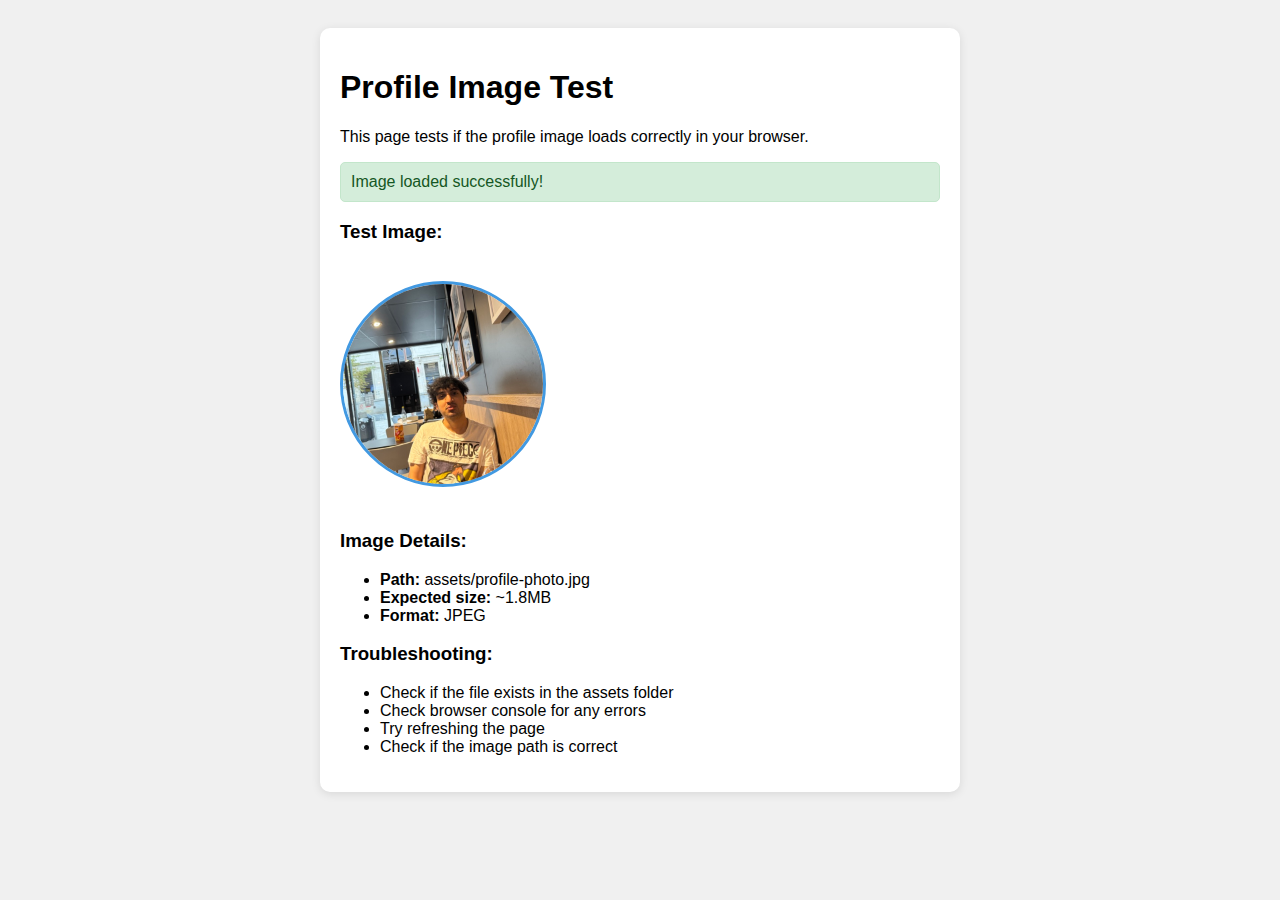
<file: test-image.html>
<!DOCTYPE html>
<html lang="en">
  <head>
    <meta charset="UTF-8" />
    <meta name="viewport" content="width=device-width, initial-scale=1.0" />
    <title>Image Test</title>
    <style>
      body {
        font-family: Arial, sans-serif;
        padding: 20px;
        background: #f0f0f0;
      }
      .test-container {
        max-width: 600px;
        margin: 0 auto;
        background: white;
        padding: 20px;
        border-radius: 10px;
        box-shadow: 0 2px 10px rgba(0, 0, 0, 0.1);
      }
      .test-image {
        width: 200px;
        height: 200px;
        border-radius: 50%;
        object-fit: cover;
        border: 3px solid #4299e1;
        margin: 20px 0;
      }
      .status {
        padding: 10px;
        margin: 10px 0;
        border-radius: 5px;
      }
      .success {
        background: #d4edda;
        color: #155724;
        border: 1px solid #c3e6cb;
      }
      .error {
        background: #f8d7da;
        color: #721c24;
        border: 1px solid #f5c6cb;
      }
    </style>
  </head>
  <body>
    <div class="test-container">
      <h1>Profile Image Test</h1>
      <p>
        This page tests if the profile image loads correctly in your browser.
      </p>

      <div id="status"></div>

      <h3>Test Image:</h3>
      <img
        src="assets/profile-photo.jpg"
        alt="Test Profile Image"
        class="test-image"
        id="testImage"
        onload="showStatus('Image loaded successfully!', 'success')"
        onerror="showStatus('Image failed to load! Check the console for details.', 'error')"
      />

      <h3>Image Details:</h3>
      <ul>
        <li><strong>Path:</strong> assets/profile-photo.jpg</li>
        <li><strong>Expected size:</strong> ~1.8MB</li>
        <li><strong>Format:</strong> JPEG</li>
      </ul>

      <h3>Troubleshooting:</h3>
      <ul>
        <li>Check if the file exists in the assets folder</li>
        <li>Check browser console for any errors</li>
        <li>Try refreshing the page</li>
        <li>Check if the image path is correct</li>
      </ul>
    </div>

    <script>
      function showStatus(message, type) {
        const statusDiv = document.getElementById("status");
        statusDiv.innerHTML = `<div class="status ${type}">${message}</div>`;
        console.log(`Image test: ${message}`);
      }

      // Check if image exists
      fetch("assets/profile-photo.jpg")
        .then((response) => {
          if (response.ok) {
            console.log("Image file exists and is accessible");
          } else {
            console.error("Image file not found or not accessible");
            showStatus("Image file not found or not accessible", "error");
          }
        })
        .catch((error) => {
          console.error("Error checking image file:", error);
          showStatus("Error checking image file", "error");
        });
    </script>
  </body>
</html>
</file>
<file: styles.css>
/* Reset and Base Styles */
* {
  margin: 0;
  padding: 0;
  box-sizing: border-box;
}

html {
  scroll-behavior: smooth;
}

/* CSS Variables for Theme */
:root {
  /* Dark Theme Colors - Improved Readability */
  --bg-primary: #0a0f1a;
  --bg-secondary: #1a2332;
  --bg-tertiary: #2d3748;
  --text-primary: #f7fafc;
  --text-secondary: #e2e8f0;
  --text-muted: #a0aec0;
  --accent-primary: #4299e1;
  --accent-secondary: #9f7aea;
  --border-color: rgba(66, 153, 225, 0.15);
  --card-bg: rgba(10, 15, 26, 0.7);
  --shadow-color: rgba(66, 153, 225, 0.25);
}

/* Light Theme Colors - Improved Readability */
[data-theme="light"] {
  --bg-primary: #ffffff;
  --bg-secondary: #f8fafc;
  --bg-tertiary: #f1f5f9;
  --text-primary: #0f172a;
  --text-secondary: #1e293b;
  --text-muted: #475569;
  --accent-primary: #2563eb;
  --accent-secondary: #7c3aed;
  --border-color: rgba(37, 99, 235, 0.2);
  --card-bg: rgba(255, 255, 255, 0.95);
  --shadow-color: rgba(37, 99, 235, 0.15);
}

body {
  font-family: "Inter", -apple-system, BlinkMacSystemFont, "Segoe UI", "Roboto",
    "Helvetica Neue", Arial, sans-serif;
  font-size: 16px;
  line-height: 1.7;
  color: var(--text-primary);
  background: var(--bg-primary);
  overflow-x: hidden;
  transition: all 0.3s ease;
  -webkit-font-smoothing: antialiased;
  -moz-osx-font-smoothing: grayscale;
  text-rendering: optimizeLegibility;
}

.container {
  max-width: 1200px;
  margin: 0 auto;
  padding: 0 20px;
}

/* Navigation */
.navbar {
  position: fixed;
  top: 0;
  width: 100%;
  background: rgba(10, 15, 26, 0.95);
  backdrop-filter: blur(20px);
  z-index: 1000;
  transition: all 0.3s ease;
  border-bottom: 1px solid var(--border-color);
}

[data-theme="light"] .navbar {
  background: rgba(255, 255, 255, 0.98);
  border-bottom: 1px solid var(--border-color);
  box-shadow: 0 1px 3px rgba(0, 0, 0, 0.1);
}

.nav-container {
  max-width: 1200px;
  margin: 0 auto;
  padding: 0 20px;
  display: flex;
  justify-content: space-between;
  align-items: center;
  height: 80px;
}

.nav-logo a {
  font-size: 1.75rem;
  font-weight: 800;
  color: var(--accent-primary);
  text-decoration: none;
  transition: color 0.3s ease;
  background: linear-gradient(
    135deg,
    var(--accent-primary),
    var(--accent-secondary)
  );
  -webkit-background-clip: text;
  -webkit-text-fill-color: transparent;
  background-clip: text;
}

.nav-logo a:hover {
  background: linear-gradient(
    135deg,
    var(--accent-primary),
    var(--accent-secondary)
  );
  -webkit-background-clip: text;
  -webkit-text-fill-color: transparent;
  background-clip: text;
}

.nav-menu {
  display: flex;
  list-style: none;
  gap: 2.5rem;
}

.nav-link {
  color: var(--text-primary);
  text-decoration: none;
  font-weight: 600;
  transition: all 0.3s ease;
  position: relative;
  font-size: 1rem;
  letter-spacing: 0.02em;
  padding: 0.5rem 0;
}

.nav-link:hover {
  color: var(--accent-primary);
  transform: translateY(-1px);
  text-shadow: 0 0 8px rgba(66, 153, 225, 0.3);
  transition: all 0.3s cubic-bezier(0.4, 0, 0.2, 1);
}

.nav-link::after {
  content: "";
  position: absolute;
  width: 0;
  height: 3px;
  bottom: -2px;
  left: 0;
  background: linear-gradient(
    90deg,
    var(--accent-primary),
    var(--accent-secondary)
  );
  transition: width 0.3s ease;
  border-radius: 2px;
}

.nav-link:hover::after {
  width: 100%;
}

.hamburger {
  display: none;
  flex-direction: column;
  cursor: pointer;
}

.bar {
  width: 28px;
  height: 3px;
  background: var(--text-primary);
  margin: 4px 0;
  transition: 0.3s;
  border-radius: 2px;
  box-shadow: 0 1px 3px rgba(0, 0, 0, 0.2);
}

/* Ensure hamburger is visible in dark mode */
[data-theme="dark"] .bar {
  background: #ffffff;
  box-shadow: 0 1px 3px rgba(255, 255, 255, 0.3);
}

/* Ensure hamburger is visible in light mode */
[data-theme="light"] .bar {
  background: #1a202c;
  box-shadow: 0 1px 3px rgba(0, 0, 0, 0.3);
}

/* Hamburger animation when active */
.hamburger.active .bar:nth-child(2) {
  opacity: 0;
}

.hamburger.active .bar:nth-child(1) {
  transform: translateY(7px) rotate(45deg);
}

.hamburger.active .bar:nth-child(3) {
  transform: translateY(-7px) rotate(-45deg);
}

/* Theme Toggle */
.theme-toggle {
  display: flex;
  align-items: center;
}

.theme-btn {
  background: var(--card-bg);
  border: 2px solid var(--border-color);
  border-radius: 50%;
  width: 48px;
  height: 48px;
  display: flex;
  align-items: center;
  justify-content: center;
  cursor: pointer;
  transition: all 0.3s ease;
  backdrop-filter: blur(10px);
  color: var(--text-primary);
  box-shadow: 0 2px 8px rgba(0, 0, 0, 0.1);
}

.theme-btn:hover {
  background: var(--accent-primary);
  color: white;
  transform: scale(1.05);
  box-shadow: 0 8px 25px var(--shadow-color);
  border-color: var(--accent-primary);
}

.theme-btn i {
  font-size: 1.3rem;
  transition: all 0.3s ease;
  font-weight: 600;
}

#sun-icon {
  display: none;
}

#moon-icon {
  display: block;
}

[data-theme="light"] #sun-icon {
  display: block;
}

[data-theme="light"] #moon-icon {
  display: none;
}

/* Hero Section */
.hero {
  min-height: 100vh;
  display: flex;
  align-items: center;
  background: linear-gradient(
    135deg,
    var(--bg-primary) 0%,
    var(--bg-secondary) 50%,
    var(--bg-tertiary) 100%
  );
  color: var(--text-primary);
  position: relative;
  overflow: hidden;
}

[data-theme="light"] .hero {
  background: linear-gradient(
    135deg,
    var(--bg-primary) 0%,
    var(--bg-secondary) 50%,
    var(--bg-tertiary) 100%
  );
}

.hero::before {
  content: "";
  position: absolute;
  top: 0;
  left: 0;
  right: 0;
  bottom: 0;
  background: radial-gradient(
      circle at 20% 80%,
      rgba(66, 153, 225, 0.08) 0%,
      transparent 50%
    ),
    radial-gradient(
      circle at 80% 20%,
      rgba(159, 122, 234, 0.08) 0%,
      transparent 50%
    ),
    radial-gradient(
      circle at 40% 40%,
      rgba(34, 197, 94, 0.04) 0%,
      transparent 50%
    );
  animation: float 20s ease-in-out infinite;
}

@keyframes float {
  0%,
  100% {
    transform: translateY(0px) rotate(0deg);
  }
  33% {
    transform: translateY(-20px) rotate(1deg);
  }
  66% {
    transform: translateY(10px) rotate(-1deg);
  }
}

.hero-container {
  max-width: 1200px;
  margin: 0 auto;
  padding: 0 20px;
  display: grid;
  grid-template-columns: 1fr 1fr;
  gap: 4rem;
  align-items: center;
  position: relative;
  z-index: 1;
}

.hero-title {
  font-size: 3.5rem;
  font-weight: 700;
  margin-bottom: 1.5rem;
  line-height: 1.2;
  color: var(--text-primary) !important;
  letter-spacing: -0.02em;
  text-shadow: 2px 2px 4px rgba(0, 0, 0, 0.1);
  /* Simplified styling to ensure text is visible */
}

[data-theme="dark"] .hero-title {
  color: #ffffff !important;
  text-shadow: 2px 2px 4px rgba(0, 0, 0, 0.5);
}

/* Typing cursor animation */
.typing-cursor {
  animation: blink 1s infinite;
  color: #4299e1;
  font-weight: bold;
}

@keyframes blink {
  0%,
  50% {
    opacity: 1;
  }
  51%,
  100% {
    opacity: 0;
  }
}

@keyframes glow {
  0%,
  100% {
    box-shadow: 0 8px 25px rgba(0, 0, 0, 0.1), 0 0 10px rgba(66, 153, 225, 0.1);
  }
  50% {
    box-shadow: 0 8px 25px rgba(0, 0, 0, 0.1), 0 0 20px rgba(66, 153, 225, 0.3);
  }
}

.highlight {
  color: var(--accent-primary);
  position: relative;
  font-weight: 800;
  /* Ensure the name is clearly visible */
}

.highlight::after {
  content: "";
  position: absolute;
  bottom: 0;
  left: 0;
  width: 100%;
  height: 4px;
  background: linear-gradient(
    90deg,
    var(--accent-primary),
    var(--accent-secondary)
  );
  transform: scaleX(0);
  transform-origin: left;
  animation: underline 3s ease-in-out infinite;
  border-radius: 2px;
}

@keyframes underline {
  0%,
  100% {
    transform: scaleX(0);
  }
  50% {
    transform: scaleX(1);
  }
}

.hero-subtitle {
  font-size: 1.6rem;
  font-weight: 600;
  margin-bottom: 1.5rem;
  color: var(--text-secondary);
  letter-spacing: 0.02em;
  line-height: 1.4;
}

.hero-description {
  font-size: 1.1rem;
  margin-bottom: 1rem;
  color: var(--text-muted);
}

.hero-tagline {
  font-size: 1rem;
  margin-bottom: 2.5rem;
  color: var(--text-muted);
  font-style: italic;
  line-height: 1.8;
  font-weight: 400;
  letter-spacing: 0.01em;
  max-width: 600px;
}

.hero-buttons {
  display: flex;
  gap: 1.5rem;
  flex-wrap: wrap;
}

.btn {
  padding: 15px 30px;
  border-radius: 12px;
  text-decoration: none;
  font-weight: 600;
  transition: all 0.3s ease;
  display: inline-block;
  border: none;
  cursor: pointer;
  font-size: 1rem;
  letter-spacing: 0.5px;
  position: relative;
  overflow: hidden;
}

.btn::before {
  content: "";
  position: absolute;
  top: 0;
  left: -100%;
  width: 100%;
  height: 100%;
  background: linear-gradient(
    90deg,
    transparent,
    rgba(255, 255, 255, 0.2),
    transparent
  );
  transition: left 0.5s;
}

.btn:hover::before {
  left: 100%;
}

.btn-primary {
  background: linear-gradient(
    135deg,
    var(--accent-primary),
    var(--accent-secondary)
  );
  color: white;
  box-shadow: 0 10px 30px var(--shadow-color);
}

.btn-primary:hover {
  background: linear-gradient(
    135deg,
    var(--accent-primary),
    var(--accent-secondary)
  );
  transform: translateY(-3px) scale(1.02);
  box-shadow: 0 15px 40px var(--shadow-color);
  transition: all 0.3s cubic-bezier(0.4, 0, 0.2, 1);
}

.btn-secondary {
  background: transparent;
  color: var(--accent-primary);
  border: 2px solid var(--accent-primary);
  backdrop-filter: blur(10px);
}

.btn-secondary:hover {
  background: var(--accent-primary);
  color: white;
  transform: translateY(-3px);
  box-shadow: 0 15px 40px var(--shadow-color);
}

.btn-resume {
  background: linear-gradient(135deg, #f59e0b, #d97706);
  color: white;
  border: none;
  padding: 12px 24px;
  font-size: 1rem;
  font-weight: 600;
  text-decoration: none;
  border-radius: 8px;
  transition: all 0.3s ease;
  display: inline-flex;
  align-items: center;
  gap: 8px;
  position: relative;
  overflow: hidden;
}

.btn-resume::before {
  content: "";
  position: absolute;
  top: 0;
  left: -100%;
  width: 100%;
  height: 100%;
  background: linear-gradient(
    90deg,
    transparent,
    rgba(255, 255, 255, 0.2),
    transparent
  );
  transition: left 0.5s;
}

.btn-resume:hover::before {
  left: 100%;
}

.btn-resume:hover {
  background: linear-gradient(135deg, #d97706, #b45309);
  transform: translateY(-3px);
  box-shadow: 0 10px 25px rgba(245, 158, 11, 0.3);
}

.btn-resume i {
  font-size: 1.1rem;
}

.hero-image {
  display: flex;
  justify-content: center;
  align-items: center;
}

.profile-image {
  width: 350px;
  height: 350px;
  border-radius: 50%;
  overflow: hidden;
  border: 4px solid var(--accent-primary);
  box-shadow: 0 20px 40px var(--shadow-color);
  animation: float 3s ease-in-out infinite, glow 3s ease-in-out infinite;
  background: var(--card-bg);
  backdrop-filter: blur(10px);
}

.profile-image img {
  width: 100%;
  height: 100%;
  object-fit: cover;
  transition: transform 0.3s ease;
}

.profile-image:hover img {
  transform: scale(1.05);
}

.scroll-indicator {
  position: absolute;
  bottom: 40px;
  left: 50%;
  transform: translateX(-50%);
  animation: bounce 2s infinite;
}

.scroll-indicator a {
  color: var(--accent-primary);
  font-size: 1.75rem;
  text-decoration: none;
  transition: all 0.3s ease;
}

.scroll-indicator a:hover {
  color: var(--accent-secondary);
  transform: scale(1.2);
}

@keyframes bounce {
  0%,
  20%,
  50%,
  80%,
  100% {
    transform: translateX(-50%) translateY(0);
  }
  40% {
    transform: translateX(-50%) translateY(-15px);
  }
  60% {
    transform: translateX(-50%) translateY(-7px);
  }
}

/* Section Styles */
section {
  padding: 100px 0;
  opacity: 0;
  transform: translateY(30px);
  transition: all 0.8s ease-out;
}

section.visible {
  opacity: 1;
  transform: translateY(0);
}

.section-title {
  text-align: center;
  font-size: 3.5rem;
  font-weight: 800;
  margin-bottom: 5rem;
  color: var(--text-primary);
  position: relative;
  background: linear-gradient(
    135deg,
    var(--accent-primary),
    var(--accent-secondary)
  );
  -webkit-background-clip: text;
  -webkit-text-fill-color: transparent;
  background-clip: text;
  letter-spacing: -0.02em;
  line-height: 1.2;
  transition: all 0.3s ease;
}

.section-title:hover {
  transform: scale(1.02);
  filter: brightness(1.1);
}

.section-title::after {
  content: "";
  position: absolute;
  bottom: -15px;
  left: 50%;
  transform: translateX(-50%);
  width: 80px;
  height: 4px;
  background: linear-gradient(
    90deg,
    var(--accent-primary),
    var(--accent-secondary)
  );
  border-radius: 2px;
}

/* About Section */
.about {
  background: linear-gradient(
    135deg,
    var(--bg-secondary) 0%,
    var(--bg-tertiary) 100%
  );
}

[data-theme="light"] .about {
  background: linear-gradient(
    135deg,
    var(--bg-secondary) 0%,
    var(--bg-tertiary) 100%
  );
}

.about-content {
  display: grid;
  grid-template-columns: 2fr 1fr;
  gap: 4rem;
  align-items: center;
}

.about-text p {
  font-size: 1.1rem;
  margin-bottom: 2rem;
  color: var(--text-secondary);
  line-height: 1.8;
  font-weight: 400;
  letter-spacing: 0.01em;
}

.about-stats {
  display: grid;
  grid-template-columns: repeat(3, 1fr);
  gap: 2rem;
  margin-top: 3rem;
}

.stat {
  text-align: center;
  padding: 1.5rem 1rem;
  min-height: 100px;
  display: flex;
  flex-direction: column;
  align-items: center;
  justify-content: center;
  background: var(--card-bg);
  border-radius: 16px;
  box-shadow: 0 8px 32px rgba(0, 0, 0, 0.1);
  transition: all 0.3s ease;
  border: 1px solid var(--border-color);
  backdrop-filter: blur(10px);
}

.stat:hover {
  transform: translateY(-8px);
  border-color: var(--accent-primary);
  box-shadow: 0 20px 40px var(--shadow-color);
}

.stat h3 {
  font-size: 2.5rem;
  font-weight: 800;
  color: var(--accent-primary);
  margin-bottom: 0.5rem;
}

.stat p {
  color: var(--text-muted);
  font-weight: 500;
  font-size: 1rem;
}

.about-image {
  display: flex;
  justify-content: center;
  align-items: center;
}

.about-profile-image {
  width: 300px;
  height: 300px;
  border-radius: 24px;
  overflow: hidden;
  border: 3px solid var(--accent-primary);
  box-shadow: 0 25px 50px var(--shadow-color);
  animation: float 8s ease-in-out infinite;
  background: var(--card-bg);
  backdrop-filter: blur(10px);
}

.about-profile-image img {
  width: 100%;
  height: 100%;
  object-fit: cover;
  transition: transform 0.3s ease;
}

.about-profile-image:hover img {
  transform: scale(1.05);
}

/* Experience Section */
.experience {
  background: var(--bg-primary);
}

[data-theme="light"] .experience {
  background: var(--bg-primary);
}

/* Education Section */
.education {
  background: linear-gradient(
    135deg,
    var(--bg-secondary) 0%,
    var(--bg-tertiary) 100%
  );
}

[data-theme="light"] .education {
  background: linear-gradient(
    135deg,
    var(--bg-secondary) 0%,
    var(--bg-tertiary) 100%
  );
}

.experience-timeline {
  display: flex;
  flex-direction: column;
  gap: 2rem;
  max-width: 900px;
  margin: 0 auto;
}

.experience-card {
  background: var(--card-bg);
  border-radius: 20px;
  padding: 2rem 2.5rem;
  border: 1px solid var(--border-color);
  transition: all 0.3s ease;
  backdrop-filter: blur(10px);
  box-shadow: 0 8px 32px rgba(0, 0, 0, 0.08);
}

[data-theme="light"] .experience-card {
  background: rgba(255, 255, 255, 0.95);
  box-shadow: 0 8px 32px rgba(0, 0, 0, 0.06);
  border: 1px solid rgba(37, 99, 235, 0.15);
}

.experience-card:hover {
  transform: translateY(-6px);
  border-color: var(--accent-primary);
  box-shadow: 0 20px 40px var(--shadow-color);
}

.experience-header {
  display: flex;
  justify-content: space-between;
  align-items: flex-start;
  flex-wrap: wrap;
  gap: 1rem;
  margin-bottom: 1.25rem;
}

.experience-role h3 {
  font-size: 1.35rem;
  font-weight: 700;
  color: var(--text-primary);
  margin-bottom: 0.35rem;
  line-height: 1.3;
}

.experience-company {
  font-size: 1rem;
  color: var(--accent-primary);
  font-weight: 600;
  margin: 0;
}

.experience-date {
  font-size: 0.9rem;
  color: var(--text-muted);
  white-space: nowrap;
}

.experience-list {
  list-style: none;
  margin: 0 0 1.25rem 0;
  padding: 0;
}

.experience-list li {
  position: relative;
  padding-left: 1.5rem;
  margin-bottom: 0.75rem;
  color: var(--text-secondary);
  font-size: 1rem;
  line-height: 1.6;
}

.experience-list li::before {
  content: "";
  position: absolute;
  left: 0;
  top: 0.5rem;
  width: 6px;
  height: 6px;
  border-radius: 50%;
  background: linear-gradient(
    135deg,
    var(--accent-primary),
    var(--accent-secondary)
  );
}

.experience-list li strong {
  color: var(--text-primary);
  font-weight: 600;
}

.experience-tags {
  display: flex;
  flex-wrap: wrap;
  gap: 0.5rem;
}

.experience-tags span {
  background: linear-gradient(
    135deg,
    var(--accent-primary),
    var(--accent-secondary)
  );
  color: white;
  padding: 0.4rem 0.9rem;
  border-radius: 20px;
  font-size: 0.8rem;
  font-weight: 600;
}

/* Floating Skills */
.floating-skills-container {
  display: flex;
  justify-content: center;
  align-items: center;
  flex-wrap: wrap;
  gap: 1.2rem;
  margin: 4rem 0;
  padding: 2rem;
  position: relative;
  max-width: 1200px;
  margin-left: auto;
  margin-right: auto;
}

.floating-skill {
  display: flex;
  flex-direction: column;
  align-items: center;
  gap: 0.5rem;
  padding: 0.8rem 1rem;
  background: var(--card-bg);
  border-radius: 16px;
  border: 1px solid var(--border-color);
  transition: all 0.4s cubic-bezier(0.4, 0, 0.2, 1);
  cursor: pointer;
  min-width: 100px;
  max-width: 130px;
  text-align: center;
  box-shadow: 0 8px 25px rgba(0, 0, 0, 0.1);
  animation: float 3s ease-in-out infinite, glow 3s ease-in-out infinite;
  position: relative;
  overflow: hidden;
}

.floating-skill::before {
  content: "";
  position: absolute;
  top: 0;
  left: -100%;
  width: 100%;
  height: 100%;
  background: linear-gradient(
    90deg,
    transparent,
    rgba(255, 255, 255, 0.1),
    transparent
  );
  transition: left 0.6s ease;
}

.floating-skill:hover::before {
  left: 100%;
}

.floating-skill:nth-child(1) {
  animation-delay: 0s;
}
.floating-skill:nth-child(2) {
  animation-delay: 0.15s;
}
.floating-skill:nth-child(3) {
  animation-delay: 0.3s;
}
.floating-skill:nth-child(4) {
  animation-delay: 0.45s;
}
.floating-skill:nth-child(5) {
  animation-delay: 0.6s;
}
.floating-skill:nth-child(6) {
  animation-delay: 0.75s;
}
.floating-skill:nth-child(7) {
  animation-delay: 0.9s;
}
.floating-skill:nth-child(8) {
  animation-delay: 1.05s;
}
.floating-skill:nth-child(9) {
  animation-delay: 1.2s;
}
.floating-skill:nth-child(10) {
  animation-delay: 1.35s;
}
.floating-skill:nth-child(11) {
  animation-delay: 1.5s;
}
.floating-skill:nth-child(12) {
  animation-delay: 1.65s;
}
.floating-skill:nth-child(13) {
  animation-delay: 1.8s;
}
.floating-skill:nth-child(14) {
  animation-delay: 1.95s;
}
.floating-skill:nth-child(15) {
  animation-delay: 2.1s;
}
.floating-skill:nth-child(16) {
  animation-delay: 2.25s;
}
.floating-skill:nth-child(17) {
  animation-delay: 2.4s;
}
.floating-skill:nth-child(18) {
  animation-delay: 2.55s;
}
.floating-skill:nth-child(19) {
  animation-delay: 2.7s;
}
.floating-skill:nth-child(20) {
  animation-delay: 2.85s;
}
.floating-skill:nth-child(21) {
  animation-delay: 3s;
}
.floating-skill:nth-child(22) {
  animation-delay: 3.15s;
}
.floating-skill:nth-child(23) {
  animation-delay: 3.3s;
}
.floating-skill:nth-child(24) {
  animation-delay: 3.45s;
}
.floating-skill:nth-child(25) {
  animation-delay: 3.6s;
}
.floating-skill:nth-child(26) {
  animation-delay: 3.75s;
}
.floating-skill:nth-child(27) {
  animation-delay: 3.9s;
}
.floating-skill:nth-child(28) {
  animation-delay: 4.05s;
}
.floating-skill:nth-child(29) {
  animation-delay: 4.2s;
}
.floating-skill:nth-child(30) {
  animation-delay: 4.35s;
}
.floating-skill:nth-child(31) {
  animation-delay: 4.5s;
}
.floating-skill:nth-child(32) {
  animation-delay: 4.65s;
}
.floating-skill:nth-child(33) {
  animation-delay: 4.8s;
}
.floating-skill:nth-child(34) {
  animation-delay: 4.95s;
}
.floating-skill:nth-child(35) {
  animation-delay: 5.1s;
}
.floating-skill:nth-child(36) {
  animation-delay: 5.25s;
}
.floating-skill:nth-child(37) {
  animation-delay: 5.4s;
}
.floating-skill:nth-child(38) {
  animation-delay: 5.55s;
}
.floating-skill:nth-child(39) {
  animation-delay: 5.7s;
}
.floating-skill:nth-child(40) {
  animation-delay: 5.85s;
}

@keyframes float {
  0%,
  100% {
    transform: translateY(0px) translateX(0px) scale(1) rotate(0deg);
  }
  25% {
    transform: translateY(-12px) translateX(2px) scale(1.03) rotate(1deg);
  }
  50% {
    transform: translateY(-20px) translateX(0px) scale(1.05) rotate(0deg);
  }
  75% {
    transform: translateY(-8px) translateX(-2px) scale(1.02) rotate(-1deg);
  }
}

.floating-skill:hover {
  background: linear-gradient(
    135deg,
    var(--accent-primary),
    var(--accent-secondary)
  );
  color: white;
  transform: translateY(-20px) scale(1.1);
  box-shadow: 0 20px 40px var(--shadow-color);
  z-index: 100;
}

.floating-skill i {
  font-size: 2rem;
  color: var(--accent-primary);
  transition: all 0.4s cubic-bezier(0.4, 0, 0.2, 1);
}

.floating-skill:hover i {
  color: white;
  transform: scale(1.2) rotate(5deg);
  filter: drop-shadow(0 0 8px rgba(255, 255, 255, 0.6));
}

.floating-skill span {
  font-size: 0.85rem;
  font-weight: 600;
  white-space: normal;
  word-wrap: break-word;
  text-align: center;
  line-height: 1.2;
  transition: all 0.4s cubic-bezier(0.4, 0, 0.2, 1);
  max-width: 100%;
  overflow-wrap: break-word;
}

.floating-skill:hover span {
  transform: scale(1.05);
  text-shadow: 0 0 10px rgba(255, 255, 255, 0.5);
}

/* Skills Section */
.skills {
  background: var(--bg-primary);
}

[data-theme="light"] .skills {
  background: var(--bg-primary);
}

.skills-intro {
  text-align: center;
  max-width: 640px;
  margin: -3rem auto 2rem;
  color: var(--text-muted);
  font-size: 1.05rem;
  line-height: 1.7;
}

.projects-intro {
  text-align: center;
  max-width: 560px;
  margin: -3rem auto 2.5rem;
  color: var(--text-muted);
  font-size: 1.05rem;
  line-height: 1.7;
}

/* Core Consulting Skills */
.consulting-skills {
  margin: 3rem 0 4rem;
}

.consulting-skills-title {
  text-align: center;
  font-size: 1.5rem;
  font-weight: 700;
  color: var(--text-primary);
  margin-bottom: 2rem;
}

.innovation-rde {
  margin: 2.5rem 0;
  padding: 1.5rem 0;
  border-top: 1px solid var(--border-color, rgba(255, 255, 255, 0.1));
}

.innovation-rde-list {
  list-style: none;
  padding: 0;
  margin: 0;
  max-width: 720px;
  margin-left: auto;
  margin-right: auto;
}

.innovation-rde-list li {
  position: relative;
  padding-left: 1.5rem;
  margin-bottom: 0.75rem;
  color: var(--text-muted);
  font-size: 1rem;
  line-height: 1.5;
}

.innovation-rde-list li::before {
  content: "•";
  position: absolute;
  left: 0;
  color: var(--accent-primary, #4299e1);
  font-weight: bold;
  letter-spacing: -0.01em;
}

.consulting-skills-grid {
  display: grid;
  grid-template-columns: repeat(auto-fit, minmax(260px, 1fr));
  gap: 1.5rem;
  max-width: 1000px;
  margin: 0 auto;
}

.consulting-skill-card {
  background: var(--card-bg);
  border: 1px solid var(--border-color);
  border-radius: 16px;
  padding: 1.75rem;
  transition: all 0.3s ease;
  backdrop-filter: blur(10px);
}

.consulting-skill-card:hover {
  border-color: var(--accent-primary);
  transform: translateY(-4px);
  box-shadow: 0 12px 32px var(--shadow-color);
}

.consulting-skill-icon {
  width: 48px;
  height: 48px;
  border-radius: 12px;
  background: linear-gradient(135deg, var(--accent-primary), var(--accent-secondary));
  color: white;
  display: flex;
  align-items: center;
  justify-content: center;
  font-size: 1.25rem;
  margin-bottom: 1rem;
}

.consulting-skill-card h4 {
  font-size: 1.1rem;
  font-weight: 700;
  color: var(--text-primary);
  margin-bottom: 0.75rem;
  line-height: 1.3;
}

.consulting-skill-card ul {
  list-style: none;
  padding: 0;
  margin: 0;
}

.consulting-skill-card li {
  position: relative;
  padding-left: 1.25rem;
  margin-bottom: 0.5rem;
  color: var(--text-secondary);
  font-size: 0.95rem;
  line-height: 1.5;
}

.consulting-skill-card li::before {
  content: "•";
  position: absolute;
  left: 0;
  color: var(--accent-primary);
  font-weight: 700;
}

.tools-methods-tags {
  display: flex;
  flex-wrap: wrap;
  justify-content: center;
  gap: 0.5rem;
  margin-bottom: 2rem;
  max-width: 560px;
  margin-left: auto;
  margin-right: auto;
}

.tools-methods-tags span {
  background: var(--card-bg, rgba(255, 255, 255, 0.05));
  border: 1px solid var(--border-color, rgba(255, 255, 255, 0.1));
  color: var(--text-muted);
  padding: 0.4rem 0.9rem;
  border-radius: 20px;
  font-size: 0.9rem;
  font-weight: 500;
}

.skills-tech-label {
  text-align: center;
  font-size: 1.1rem;
  font-weight: 600;
  color: var(--text-muted);
  margin: 2rem 0 1rem;
  letter-spacing: 0.02em;
}

.skills-grid {
  display: grid;
  grid-template-columns: repeat(auto-fit, minmax(320px, 1fr));
  gap: 2rem;
  max-width: 100%;
}

.skill-category {
  background: linear-gradient(135deg, var(--bg-secondary), var(--bg-tertiary));
  padding: 2.5rem;
  border-radius: 20px;
  border: 1px solid var(--border-color);
  transition: all 0.3s ease;
  backdrop-filter: blur(10px);
  width: 100%;
  box-sizing: border-box;
  overflow: visible;
  position: relative;
}

.skill-category:hover {
  transform: translateY(-10px) scale(1.02);
  box-shadow: 0 30px 60px var(--shadow-color);
  border-color: var(--accent-primary);
  transition: all 0.4s cubic-bezier(0.4, 0, 0.2, 1);
}

.skill-category h3 {
  font-size: 1.75rem;
  font-weight: 700;
  margin-bottom: 2rem;
  color: var(--text-primary);
  text-align: center;
  background: linear-gradient(
    135deg,
    var(--accent-primary),
    var(--accent-secondary)
  );
  -webkit-background-clip: text;
  -webkit-text-fill-color: transparent;
  background-clip: text;
}

.skill-items {
  display: grid;
  grid-template-columns: repeat(auto-fit, minmax(140px, 1fr));
  gap: 1rem;
  width: 100%;
  overflow: visible;
  position: relative;
}

.skill-item {
  display: flex;
  align-items: center;
  gap: 0.75rem;
  padding: 1rem 1.25rem;
  background: var(--card-bg);
  border-radius: 12px;
  transition: all 0.3s ease;
  border: 1px solid var(--border-color);
  min-width: 0;
  flex-wrap: wrap;
  position: relative;
  overflow: hidden;
  cursor: pointer;
}

.skill-item::before {
  content: "";
  position: absolute;
  top: 0;
  left: -100%;
  width: 100%;
  height: 100%;
  background: linear-gradient(
    90deg,
    transparent,
    rgba(255, 255, 255, 0.1),
    transparent
  );
  transition: left 0.6s ease;
}

.skill-item:hover::before {
  left: 100%;
}

.skill-item:hover {
  background: linear-gradient(
    135deg,
    var(--accent-primary),
    var(--accent-secondary)
  );
  color: white;
  transform: translateY(-4px);
  border-color: transparent;
  box-shadow: 0 10px 25px var(--shadow-color);
  transition: all 0.3s ease;
  z-index: 10;
  position: relative;
}

.skill-item i {
  font-size: 1.5rem;
  color: var(--accent-primary);
  transition: all 0.3s ease;
}

.skill-item:hover i {
  color: white;
  transform: scale(1.3) rotate(8deg);
  filter: drop-shadow(0 0 12px rgba(255, 255, 255, 0.8));
}

.skill-item span {
  font-weight: 600;
  font-size: 0.9rem;
  white-space: nowrap;
  overflow: hidden;
  text-overflow: ellipsis;
  flex: 1;
  min-width: 0;
  transition: all 0.4s cubic-bezier(0.4, 0, 0.2, 1);
}

.skill-item:hover span {
  transform: scale(1.05);
  text-shadow: 0 0 15px rgba(255, 255, 255, 0.8);
  overflow: visible;
  text-overflow: unset;
  white-space: nowrap;
  position: relative;
  z-index: 101;
  max-width: none;
}

/* Tooltip for truncated skill names */
.skill-item .tooltip {
  content: attr(data-tooltip);
  position: absolute;
  bottom: 100%;
  left: 50%;
  transform: translateX(-50%) translateY(-8px);
  background: var(--bg-primary);
  color: var(--text-primary);
  padding: 0.5rem 0.75rem;
  border-radius: 8px;
  font-size: 0.85rem;
  font-weight: 500;
  white-space: nowrap;
  opacity: 0;
  visibility: hidden;
  transition: all 0.3s ease;
  border: 1px solid var(--border-color);
  box-shadow: 0 8px 25px var(--shadow-color);
  z-index: 1000;
  pointer-events: none;
}

.skill-item .tooltip::after {
  content: "";
  position: absolute;
  top: 100%;
  left: 50%;
  transform: translateX(-50%);
  border: 5px solid transparent;
  border-top-color: var(--bg-primary);
}

.skill-item:hover .tooltip {
  opacity: 1;
  visibility: visible;
  transform: translateX(-50%) translateY(-12px);
}

/* Music Section */
.music {
  background: var(--bg-primary);
}

[data-theme="light"] .music {
  background: var(--bg-primary);
}

.music-content {
  max-width: 800px;
  margin: 0 auto;
}

.music-intro {
  text-align: center;
  margin-bottom: 3rem;
}

.music-intro p {
  font-size: 1.1rem;
  color: var(--text-secondary);
  line-height: 1.8;
  max-width: 600px;
  margin: 0 auto;
}

.current-song {
  display: flex;
  justify-content: center;
  margin-top: 2rem;
}

.song-card {
  background: var(--card-bg);
  padding: 2.5rem;
  border-radius: 20px;
  border: 1px solid var(--border-color);
  transition: all 0.3s ease;
  backdrop-filter: blur(10px);
  display: flex;
  align-items: center;
  gap: 2rem;
  max-width: 500px;
  width: 100%;
}

[data-theme="light"] .song-card {
  background: rgba(255, 255, 255, 0.95);
  box-shadow: 0 8px 32px rgba(0, 0, 0, 0.08);
  border: 1px solid rgba(37, 99, 235, 0.15);
}

.song-card:hover {
  transform: translateY(-8px) scale(1.02);
  box-shadow: 0 20px 40px var(--shadow-color);
  border-color: var(--accent-primary);
  transition: all 0.4s cubic-bezier(0.4, 0, 0.2, 1);
}

.song-card:hover .song-artwork {
  transform: rotate(5deg) scale(1.1);
  transition: all 0.4s cubic-bezier(0.4, 0, 0.2, 1);
}

.song-artwork {
  width: 80px;
  height: 80px;
  background: linear-gradient(135deg, #1db954, #1ed760);
  border-radius: 12px;
  display: flex;
  align-items: center;
  justify-content: center;
  flex-shrink: 0;
  box-shadow: 0 8px 25px rgba(29, 185, 84, 0.3);
}

.song-artwork i {
  font-size: 2rem;
  color: white;
}

.song-info {
  flex: 1;
}

.song-info h3 {
  font-size: 1.4rem;
  font-weight: 700;
  margin-bottom: 0.5rem;
  color: var(--text-primary);
}

.song-info .artist {
  font-size: 1rem;
  color: var(--accent-primary);
  font-weight: 600;
  margin-bottom: 0.25rem;
}

.song-info .album {
  font-size: 0.9rem;
  color: var(--text-muted);
  margin-bottom: 1rem;
  line-height: 1.4;
}

.btn-spotify {
  background: linear-gradient(135deg, #1db954, #1ed760);
  color: white;
  border: none;
  box-shadow: 0 8px 25px rgba(29, 185, 84, 0.3);
  padding: 0.75rem 1.5rem;
  font-size: 0.9rem;
}

.btn-spotify:hover {
  background: linear-gradient(135deg, #1ed760, #1db954);
  transform: translateY(-3px);
  box-shadow: 0 15px 35px rgba(29, 185, 84, 0.4);
}

/* Projects Section */
.projects {
  background: linear-gradient(
    135deg,
    var(--bg-secondary) 0%,
    var(--bg-tertiary) 100%
  );
}

[data-theme="light"] .projects {
  background: linear-gradient(
    135deg,
    var(--bg-secondary) 0%,
    var(--bg-tertiary) 100%
  );
}

.projects-grid {
  display: grid;
  grid-template-columns: repeat(auto-fit, minmax(400px, 1fr));
  gap: 2.5rem;
}

.hidden-project {
  display: none;
  animation: fadeInUp 0.6s ease-out;
}

.hidden-project.show {
  display: block;
}

.projects-actions {
  text-align: center;
  margin-top: 3rem;
}

.projects-actions .btn {
  padding: 1rem 2rem;
  font-size: 1.1rem;
  border-radius: 12px;
  transition: all 0.3s ease;
  background: linear-gradient(
    135deg,
    var(--accent-primary),
    var(--accent-secondary)
  );
  color: white;
  border: none;
  box-shadow: 0 8px 25px var(--shadow-color);
}

.projects-actions .btn:hover {
  transform: translateY(-3px);
  box-shadow: 0 15px 35px var(--shadow-color);
}

.projects-actions .btn i {
  margin-right: 0.5rem;
  transition: transform 0.3s ease;
}

.projects-actions .btn:hover i {
  transform: rotate(45deg);
}

.project-card {
  background: var(--card-bg);
  border-radius: 24px;
  overflow: hidden;
  box-shadow: 0 8px 32px rgba(0, 0, 0, 0.1);
  transition: all 0.4s ease;
  border: 1px solid var(--border-color);
  backdrop-filter: blur(10px);
}

[data-theme="light"] .project-card {
  background: rgba(255, 255, 255, 0.95);
  box-shadow: 0 8px 32px rgba(0, 0, 0, 0.08);
  border: 1px solid rgba(37, 99, 235, 0.15);
}

.project-card:hover {
  transform: translateY(-12px) scale(1.02);
  box-shadow: 0 25px 50px rgba(96, 165, 250, 0.2);
  border-color: #60a5fa;
  transition: all 0.4s cubic-bezier(0.4, 0, 0.2, 1);
}

.project-image {
  height: 220px;
  background: linear-gradient(135deg, #60a5fa, #a78bfa);
  display: flex;
  align-items: center;
  justify-content: center;
  position: relative;
  overflow: hidden;
}

.project-image::before {
  content: "";
  position: absolute;
  top: 0;
  left: 0;
  right: 0;
  bottom: 0;
  background: linear-gradient(
    45deg,
    transparent 30%,
    rgba(255, 255, 255, 0.1) 50%,
    transparent 70%
  );
  transform: translateX(-100%);
  transition: transform 0.6s;
}

.project-card:hover .project-image::before {
  transform: translateX(100%);
}

.project-placeholder {
  font-size: 3.5rem;
  color: white;
  opacity: 0.9;
  z-index: 1;
}

.project-content {
  padding: 2rem;
}

.project-content h3 {
  font-size: 1.4rem;
  font-weight: 700;
  margin-bottom: 1rem;
  color: var(--text-primary);
  line-height: 1.3;
  letter-spacing: -0.01em;
  display: flex;
  align-items: center;
  gap: 0.75rem;
  flex-wrap: wrap;
}

.project-status {
  font-size: 0.8rem;
  font-weight: 600;
  padding: 0.25rem 0.75rem;
  border-radius: 20px;
  background: linear-gradient(135deg, #f59e0b, #d97706);
  color: white;
  white-space: nowrap;
  animation: pulse 2s infinite;
}

@keyframes pulse {
  0%,
  100% {
    opacity: 1;
  }
  50% {
    opacity: 0.8;
  }
}

.project-content p {
  color: var(--text-muted);
  margin-bottom: 1.5rem;
  line-height: 1.75;
  font-size: 0.95rem;
  letter-spacing: 0.01em;
}

.project-content p strong {
  color: var(--text-secondary);
}

.project-tech {
  display: flex;
  flex-wrap: wrap;
  gap: 0.75rem;
  margin-bottom: 1.5rem;
}

.project-tech span {
  background: linear-gradient(
    135deg,
    var(--accent-primary),
    var(--accent-secondary)
  );
  color: white;
  padding: 0.5rem 1rem;
  border-radius: 25px;
  font-size: 0.875rem;
  font-weight: 600;
}

.project-links {
  display: flex;
  gap: 1rem;
}

.project-link {
  color: var(--accent-primary);
  text-decoration: none;
  font-weight: 600;
  display: flex;
  align-items: center;
  gap: 0.5rem;
  transition: all 0.3s ease;
  padding: 0.75rem 1.5rem;
  border-radius: 8px;
  border: 1px solid var(--border-color);
}

.project-link:hover {
  color: var(--accent-secondary);
  background: rgba(66, 153, 225, 0.1);
  transform: translateY(-2px);
}

/* Roles I'm Interested In */
.roles {
  background: linear-gradient(
    135deg,
    var(--bg-secondary) 0%,
    var(--bg-tertiary) 100%
  );
}

[data-theme="light"] .roles {
  background: linear-gradient(
    135deg,
    var(--bg-secondary) 0%,
    var(--bg-tertiary) 100%
  );
}

.roles-intro {
  text-align: center;
  max-width: 560px;
  margin: -3rem auto 2rem;
  color: var(--text-muted);
  font-size: 1.05rem;
  line-height: 1.7;
}

.roles-grid {
  display: flex;
  flex-wrap: wrap;
  justify-content: center;
  gap: 1rem;
  margin-bottom: 3rem;
}

.role-card {
  background: var(--card-bg);
  border: 1px solid var(--border-color);
  border-radius: 12px;
  padding: 1rem 1.5rem;
  font-weight: 600;
  color: var(--text-secondary);
  font-size: 0.95rem;
  transition: all 0.3s ease;
  backdrop-filter: blur(10px);
}

.role-card:hover {
  border-color: var(--accent-primary);
  color: var(--accent-primary);
  transform: translateY(-2px);
  box-shadow: 0 8px 24px var(--shadow-color);
}

.value-list {
  max-width: 700px;
  margin: 0 auto;
  background: var(--card-bg);
  border-radius: 20px;
  padding: 2rem 2.5rem;
  border: 1px solid var(--border-color);
  backdrop-filter: blur(10px);
}

.value-list h3 {
  font-size: 1.35rem;
  font-weight: 700;
  color: var(--text-primary);
  margin-bottom: 1.25rem;
  text-align: center;
}

.value-list ul {
  list-style: none;
  padding: 0;
  margin: 0;
}

.value-list li {
  position: relative;
  padding-left: 1.5rem;
  margin-bottom: 0.75rem;
  color: var(--text-secondary);
  font-size: 1rem;
  line-height: 1.6;
}

.value-list li::before {
  content: "✔";
  position: absolute;
  left: 0;
  color: var(--accent-primary);
  font-weight: 700;
}

.value-list li strong {
  color: var(--text-primary);
}

/* Contact Section */
.contact {
  background: var(--bg-primary);
}

[data-theme="light"] .contact {
  background: var(--bg-primary);
}

.contact-content {
  display: grid;
  grid-template-columns: 1fr 1fr;
  gap: 4rem;
}

.contact-info h3 {
  font-size: 1.8rem;
  font-weight: 700;
  margin-bottom: 1.5rem;
  color: var(--text-primary);
  background: linear-gradient(
    135deg,
    var(--accent-primary),
    var(--accent-secondary)
  );
  -webkit-background-clip: text;
  -webkit-text-fill-color: transparent;
  background-clip: text;
  line-height: 1.3;
  letter-spacing: -0.01em;
}

.contact-info p {
  color: var(--text-muted);
  margin-bottom: 2.5rem;
  line-height: 1.8;
  font-size: 1rem;
  letter-spacing: 0.01em;
}

.contact-details {
  margin-bottom: 2.5rem;
}

.contact-item {
  display: flex;
  align-items: center;
  gap: 1.5rem;
  margin-bottom: 1.5rem;
  padding: 1.5rem;
  background: var(--card-bg);
  border-radius: 12px;
  transition: all 0.3s ease;
  border: 1px solid var(--border-color);
}

[data-theme="light"] .contact-item {
  background: rgba(255, 255, 255, 0.9);
  border: 1px solid rgba(37, 99, 235, 0.15);
}

.contact-item:hover {
  background: rgba(96, 165, 250, 0.1);
  transform: translateX(8px) scale(1.02);
  border-color: #60a5fa;
  box-shadow: 0 8px 25px rgba(96, 165, 250, 0.2);
  transition: all 0.3s cubic-bezier(0.4, 0, 0.2, 1);
}

.contact-item:hover i {
  transform: scale(1.2) rotate(5deg);
  transition: all 0.3s cubic-bezier(0.4, 0, 0.2, 1);
}

.contact-item i {
  color: #60a5fa;
  font-size: 1.5rem;
  width: 24px;
}

.social-links {
  display: flex;
  gap: 1.5rem;
}

.social-link {
  width: 60px;
  height: 60px;
  background: linear-gradient(135deg, #60a5fa, #a78bfa);
  color: white;
  border-radius: 50%;
  display: flex;
  align-items: center;
  justify-content: center;
  text-decoration: none;
  font-size: 1.5rem;
  transition: all 0.3s ease;
  box-shadow: 0 8px 25px rgba(96, 165, 250, 0.3);
}

.social-link:hover {
  background: linear-gradient(135deg, #3b82f6, #8b5cf6);
  transform: translateY(-5px) scale(1.1);
  box-shadow: 0 15px 35px rgba(96, 165, 250, 0.4);
  transition: all 0.3s cubic-bezier(0.4, 0, 0.2, 1);
}

.contact-form {
  background: var(--card-bg);
  padding: 2.5rem;
  border-radius: 20px;
  border: 1px solid var(--border-color);
  backdrop-filter: blur(10px);
}

[data-theme="light"] .contact-form {
  background: rgba(255, 255, 255, 0.95);
  border: 1px solid rgba(37, 99, 235, 0.15);
  box-shadow: 0 8px 32px rgba(0, 0, 0, 0.08);
}

.form-group {
  margin-bottom: 2rem;
}

.form-group input,
.form-group textarea {
  width: 100%;
  padding: 1.25rem;
  border: 2px solid var(--border-color);
  border-radius: 12px;
  font-size: 1rem;
  transition: all 0.3s ease;
  font-family: inherit;
  background: var(--card-bg);
  color: var(--text-primary);
  line-height: 1.5;
  letter-spacing: 0.01em;
}

.form-group input:focus,
.form-group textarea:focus {
  outline: none;
  border-color: var(--accent-primary);
  box-shadow: 0 0 0 3px var(--shadow-color);
}

.form-group input::placeholder,
.form-group textarea::placeholder {
  color: var(--text-muted);
}

.form-group textarea {
  resize: vertical;
  min-height: 140px;
}

/* Footer */
.footer {
  background: linear-gradient(135deg, var(--bg-primary), var(--bg-secondary));
  color: var(--text-muted);
  text-align: center;
  padding: 3rem 0;
  border-top: 1px solid var(--border-color);
}

/* Responsive Design */
@media (max-width: 768px) {
  .hamburger {
    display: flex;
  }

  .nav-menu {
    position: fixed;
    left: -100%;
    top: 80px;
    flex-direction: column;
    background: rgba(10, 15, 26, 0.98);
    width: 100%;
    text-align: center;
    transition: 0.3s;
    box-shadow: 0 10px 27px rgba(0, 0, 0, 0.2);
    padding: 2rem 0;
    backdrop-filter: blur(20px);
    border-bottom: 1px solid var(--border-color);
    z-index: 999;
  }

  /* Better visibility for mobile menu in dark mode */
  [data-theme="dark"] .nav-menu {
    background: rgba(0, 0, 0, 0.95);
    border-bottom: 1px solid rgba(255, 255, 255, 0.1);
    box-shadow: 0 10px 27px rgba(0, 0, 0, 0.5);
  }

  /* Better visibility for mobile menu in light mode */
  [data-theme="light"] .nav-menu {
    background: rgba(255, 255, 255, 0.98);
    border-bottom: 1px solid rgba(0, 0, 0, 0.1);
    box-shadow: 0 10px 27px rgba(0, 0, 0, 0.15);
  }

  .nav-menu.active {
    left: 0;
  }

  .nav-menu .nav-link {
    font-size: 1.1rem;
    font-weight: 600;
    padding: 1rem 0;
    margin: 0.5rem 0;
    color: var(--text-primary);
    border-bottom: 1px solid transparent;
    transition: all 0.3s ease;
  }

  /* Better text visibility in dark mode */
  [data-theme="dark"] .nav-menu .nav-link {
    color: #ffffff;
    text-shadow: 0 1px 2px rgba(0, 0, 0, 0.5);
  }

  /* Better text visibility in light mode */
  [data-theme="light"] .nav-menu .nav-link {
    color: #1a202c;
    text-shadow: 0 1px 2px rgba(255, 255, 255, 0.5);
  }

  .nav-menu .nav-link:hover {
    color: var(--accent-primary);
    background: rgba(66, 153, 225, 0.1);
    border-bottom: 1px solid var(--accent-primary);
    transform: none;
    text-shadow: none;
  }

  /* Better hover visibility in dark mode */
  [data-theme="dark"] .nav-menu .nav-link:hover {
    color: #4299e1;
    background: rgba(66, 153, 225, 0.2);
    border-bottom: 1px solid #4299e1;
    text-shadow: 0 1px 2px rgba(0, 0, 0, 0.5);
  }

  /* Better hover visibility in light mode */
  [data-theme="light"] .nav-menu .nav-link:hover {
    color: #3182ce;
    background: rgba(66, 153, 225, 0.1);
    border-bottom: 1px solid #3182ce;
    text-shadow: 0 1px 2px rgba(255, 255, 255, 0.5);
  }

  .nav-menu .nav-link::after {
    display: none;
  }

  /* Hero Section */
  .hero-container {
    grid-template-columns: 1fr;
    text-align: center;
    gap: 2.5rem;
    padding: 2rem 1rem;
  }

  .hero-title {
    font-size: 2rem;
    line-height: 1.2;
    margin-bottom: 1rem;
  }

  .hero-subtitle {
    font-size: 1.1rem;
    margin-bottom: 1rem;
  }

  .hero-description {
    font-size: 0.95rem;
    line-height: 1.6;
    margin-bottom: 1rem;
  }

  .hero-tagline {
    font-size: 0.9rem;
    margin-bottom: 2rem;
  }

  .hero-buttons {
    flex-direction: column;
    gap: 1rem;
    width: 100%;
  }

  .btn {
    width: 100%;
    max-width: 280px;
    margin: 0 auto;
    padding: 0.9rem 1.5rem;
    font-size: 0.95rem;
  }

  /* About Section */
  .about-content {
    grid-template-columns: 1fr;
    gap: 2.5rem;
    padding: 0 1rem;
  }

  .about-text p {
    font-size: 0.95rem;
    line-height: 1.7;
    margin-bottom: 1.5rem;
  }

  .about-stats {
    grid-template-columns: 1fr;
    gap: 1.5rem;
  }

  .stat {
    padding: 1.5rem;
  }

  .stat h3 {
    font-size: 1.8rem;
  }

  .stat p {
    font-size: 0.9rem;
  }

  /* Floating Skills */
  .floating-skills-container {
    gap: 0.8rem;
    margin: 3rem 0;
    padding: 1rem;
  }

  .floating-skill {
    padding: 0.6rem 0.8rem;
    min-width: 75px;
    max-width: 90px;
  }

  .floating-skill i {
    font-size: 1.3rem;
  }

  .floating-skill span {
    font-size: 0.7rem;
    line-height: 1.1;
  }

  /* Skills Section */
  .skills-grid {
    grid-template-columns: 1fr;
    gap: 1.5rem;
    padding: 0 1rem;
  }

  .skill-category {
    padding: 2rem;
    overflow: visible;
  }

  .skill-category h3 {
    font-size: 1.4rem;
    margin-bottom: 1.5rem;
  }

  .skill-items {
    grid-template-columns: repeat(auto-fit, minmax(110px, 1fr));
    gap: 0.75rem;
  }

  .skill-item {
    padding: 0.6rem 0.8rem;
    font-size: 0.8rem;
    gap: 0.5rem;
  }

  .skill-item i {
    font-size: 1.1rem;
  }

  .skill-item span {
    font-size: 0.8rem;
  }

  /* Projects Section */
  .projects-grid {
    grid-template-columns: 1fr;
    gap: 1.5rem;
    padding: 0 1rem;
  }

  .project-card {
    padding: 1.5rem;
  }

  .project-content h3 {
    font-size: 1.3rem;
    margin-bottom: 1rem;
  }

  .project-content p {
    font-size: 0.9rem;
    line-height: 1.6;
    margin-bottom: 1rem;
  }

  .project-tech {
    gap: 0.5rem;
    margin-bottom: 1rem;
  }

  .project-tech span {
    font-size: 0.75rem;
    padding: 0.3rem 0.6rem;
  }

  .projects-actions {
    margin-top: 2rem;
    padding: 0 1rem;
  }

  .projects-actions .btn {
    width: 100%;
    max-width: 280px;
    padding: 1rem 1.5rem;
    font-size: 0.95rem;
  }

  /* Music Section */
  .music-content {
    padding: 0 1rem;
  }

  .music-intro p {
    font-size: 0.95rem;
    line-height: 1.6;
  }

  .song-card {
    flex-direction: column;
    text-align: center;
    gap: 1.5rem;
    padding: 2rem 1.5rem;
  }

  .song-artwork {
    width: 70px;
    height: 70px;
  }

  .song-artwork i {
    font-size: 1.5rem;
  }

  .song-info h3 {
    font-size: 1.2rem;
  }

  .song-info .artist,
  .song-info .album {
    font-size: 0.9rem;
  }

  /* Roles Section */
  .roles-grid {
    gap: 0.75rem;
  }

  .role-card {
    font-size: 0.9rem;
    padding: 0.85rem 1.25rem;
  }

  .value-list {
    padding: 1.5rem 1.25rem;
  }

  .value-list h3 {
    font-size: 1.2rem;
  }

  .value-list li {
    font-size: 0.95rem;
  }

  /* Contact Section */
  .contact-content {
    grid-template-columns: 1fr;
    gap: 2.5rem;
    padding: 0 1rem;
  }

  .contact-info h3 {
    font-size: 1.6rem;
    margin-bottom: 1rem;
  }

  .contact-info p {
    font-size: 0.95rem;
    line-height: 1.6;
    margin-bottom: 2rem;
  }

  .contact-item {
    padding: 1rem;
    gap: 0.75rem;
    margin-bottom: 1rem;
  }

  .contact-item i {
    font-size: 1.1rem;
  }

  .contact-item span {
    font-size: 0.9rem;
  }

  .contact-form {
    padding: 1.5rem;
  }

  .form-group input,
  .form-group textarea {
    font-size: 0.95rem;
    padding: 0.75rem;
  }

  /* General */
  .section-title {
    font-size: 1.8rem;
    line-height: 1.2;
    margin-bottom: 2rem;
  }

  .container {
    padding: 0 1rem;
  }

  .profile-image {
    width: 220px;
    height: 220px;
  }

  .about-profile-image {
    width: 200px;
    height: 200px;
  }

  /* Experience Section */
  .experience-timeline {
    gap: 1.5rem;
    padding: 0 0.5rem;
  }

  .experience-card {
    padding: 1.5rem 1.25rem;
  }

  .experience-header {
    flex-direction: column;
    gap: 0.5rem;
  }

  .experience-role h3 {
    font-size: 1.2rem;
  }

  .experience-company {
    font-size: 0.95rem;
  }

  .experience-date {
    font-size: 0.85rem;
    white-space: normal;
  }

  .experience-list li {
    font-size: 0.95rem;
    padding-left: 1.25rem;
  }

  .experience-tags span {
    font-size: 0.75rem;
    padding: 0.35rem 0.75rem;
  }

  /* Consulting Skills */
  .consulting-skills {
    margin: 2rem 0 3rem;
  }

  .consulting-skills-title {
    font-size: 1.35rem;
    margin-bottom: 1.5rem;
  }

  .consulting-skills-grid {
    grid-template-columns: 1fr;
    gap: 1.25rem;
  }

  .consulting-skill-card {
    padding: 1.5rem 1.25rem;
  }

  .consulting-skill-card h4 {
    font-size: 1.05rem;
  }

  .consulting-skill-card li {
    font-size: 0.9rem;
  }

  .skills-tech-label {
    margin: 1.5rem 0 0.75rem;
    font-size: 1rem;
  }

  /* Tooltips */
  .skill-item .tooltip {
    font-size: 0.75rem;
    padding: 0.4rem 0.6rem;
    max-width: 180px;
  }
}

@media (max-width: 480px) {
  /* Hero Section */
  .hero-title {
    font-size: 1.6rem;
    line-height: 1.2;
  }

  .hero-subtitle {
    font-size: 0.95rem;
  }

  .hero-description {
    font-size: 0.9rem;
    line-height: 1.5;
  }

  .hero-tagline {
    font-size: 0.85rem;
  }

  .hero-buttons {
    flex-direction: column;
    gap: 0.75rem;
  }

  .btn {
    width: 100%;
    padding: 0.8rem 1.2rem;
    font-size: 0.9rem;
  }

  /* About Section */
  .about-text p {
    font-size: 0.9rem;
    line-height: 1.6;
  }

  .stat {
    padding: 1.2rem;
  }

  .stat h3 {
    font-size: 1.6rem;
  }

  .stat p {
    font-size: 0.85rem;
  }

  /* Skills Section */
  .skill-category {
    padding: 1.5rem;
    overflow: visible;
  }

  .skill-category h3 {
    font-size: 1.3rem;
  }

  .skill-items {
    grid-template-columns: repeat(auto-fit, minmax(100px, 1fr));
    gap: 0.6rem;
  }

  .skill-item {
    padding: 0.5rem 0.7rem;
    font-size: 0.75rem;
  }

  .skill-item i {
    font-size: 1rem;
  }

  .skill-item span {
    font-size: 0.75rem;
  }

  /* Floating Skills */
  .floating-skills-container {
    gap: 0.6rem;
    margin: 2rem 0;
    padding: 0.8rem;
  }

  .floating-skill {
    padding: 0.5rem 0.6rem;
    min-width: 65px;
    max-width: 80px;
  }

  .floating-skill i {
    font-size: 1.1rem;
  }

  .floating-skill span {
    font-size: 0.65rem;
    line-height: 1.1;
  }

  /* Projects Section */
  .project-card {
    padding: 1.2rem;
  }

  .project-content h3 {
    font-size: 1.2rem;
  }

  .project-content p {
    font-size: 0.85rem;
  }

  .project-tech span {
    font-size: 0.7rem;
    padding: 0.25rem 0.5rem;
  }

  .projects-actions .btn {
    padding: 0.9rem 1.2rem;
    font-size: 0.9rem;
  }

  /* Music Section */
  .song-card {
    padding: 1.5rem 1.2rem;
  }

  .song-artwork {
    width: 60px;
    height: 60px;
  }

  .song-artwork i {
    font-size: 1.3rem;
  }

  .song-info h3 {
    font-size: 1.1rem;
  }

  .song-info .artist,
  .song-info .album {
    font-size: 0.85rem;
  }

  /* Contact Section */
  .contact-info h3 {
    font-size: 1.4rem;
  }

  .contact-info p {
    font-size: 0.9rem;
  }

  .contact-item {
    padding: 0.8rem;
  }

  .contact-item i {
    font-size: 1rem;
  }

  .contact-item span {
    font-size: 0.85rem;
  }

  .contact-form {
    padding: 1.2rem;
  }

  .form-group input,
  .form-group textarea {
    font-size: 0.9rem;
    padding: 0.7rem;
  }

  /* General */
  .section-title {
    font-size: 1.6rem;
  }

  .container {
    padding: 0 0.8rem;
  }

  .profile-image {
    width: 180px;
    height: 180px;
  }

  .about-profile-image {
    width: 160px;
    height: 160px;
  }

  .experience-card {
    padding: 1.25rem 1rem;
  }

  .experience-role h3 {
    font-size: 1.1rem;
  }

  .experience-list li {
    font-size: 0.9rem;
  }

  .role-card {
    font-size: 0.85rem;
    padding: 0.75rem 1rem;
  }

  .value-list {
    padding: 1.25rem 1rem;
  }

  .value-list h3 {
    font-size: 1.1rem;
  }

  .value-list li {
    font-size: 0.9rem;
  }

  .consulting-skills-grid {
    gap: 1rem;
  }

  .consulting-skill-card {
    padding: 1.25rem 1rem;
  }

  .consulting-skill-card h4 {
    font-size: 1rem;
  }

  .consulting-skill-card li {
    font-size: 0.85rem;
  }

  /* Tooltips */
  .skill-item .tooltip {
    font-size: 0.7rem;
    padding: 0.3rem 0.5rem;
    max-width: 160px;
  }
}

/* Mobile Touch Optimizations */
@media (max-width: 768px) {
  /* Improve touch targets */
  .btn,
  .project-link,
  .social-link,
  .contact-item {
    min-height: 44px;
    min-width: 44px;
  }

  /* Better spacing for touch */
  .skill-item {
    min-height: 44px;
    display: flex;
    align-items: center;
  }

  /* Improve form inputs */
  .form-group input,
  .form-group textarea {
    font-size: 16px; /* Prevents zoom on iOS */
  }

  /* Better hover states for touch */
  .skill-item:hover,
  .project-card:hover,
  .contact-item:hover {
    transform: none;
  }

  /* Active states for touch */
  .skill-item:active,
  .project-card:active,
  .contact-item:active {
    transform: scale(0.98);
  }

  /* Improve button touch feedback */
  .btn:active {
    transform: scale(0.95);
  }
}

/* Enhanced Animations */
@keyframes fadeInUp {
  from {
    opacity: 0;
    transform: translateY(40px);
  }
  to {
    opacity: 1;
    transform: translateY(0);
  }
}

@keyframes fadeOutDown {
  from {
    opacity: 1;
    transform: translateY(0);
  }
  to {
    opacity: 0;
    transform: translateY(40px);
  }
}

@keyframes slideInLeft {
  from {
    opacity: 0;
    transform: translateX(-50px);
  }
  to {
    opacity: 1;
    transform: translateX(0);
  }
}

@keyframes slideInRight {
  from {
    opacity: 0;
    transform: translateX(50px);
  }
  to {
    opacity: 1;
    transform: translateX(0);
  }
}

@keyframes scaleIn {
  from {
    opacity: 0;
    transform: scale(0.8);
  }
  to {
    opacity: 1;
    transform: scale(1);
  }
}

@keyframes glowPulse {
  0%,
  100% {
    box-shadow: 0 0 20px rgba(66, 153, 225, 0.3);
  }
  50% {
    box-shadow: 0 0 30px rgba(66, 153, 225, 0.6);
  }
}

@keyframes textShimmer {
  0% {
    background-position: -200% center;
  }
  100% {
    background-position: 200% center;
  }
}

@keyframes borderGlow {
  0%,
  100% {
    border-color: var(--border-color);
  }
  50% {
    border-color: var(--accent-primary);
  }
}

@keyframes matrixRain {
  0% {
    transform: translateY(-100vh) rotate(0deg);
    opacity: 1;
  }
  100% {
    transform: translateY(100vh) rotate(360deg);
    opacity: 0;
  }
}

@keyframes neonPulse {
  0%,
  100% {
    text-shadow: 0 0 5px var(--accent-primary), 0 0 10px var(--accent-primary),
      0 0 15px var(--accent-primary), 0 0 20px var(--accent-primary);
  }
  50% {
    text-shadow: 0 0 10px var(--accent-primary), 0 0 20px var(--accent-primary),
      0 0 30px var(--accent-primary), 0 0 40px var(--accent-primary);
  }
}

@keyframes glitch {
  0% {
    transform: translate(0);
  }
  20% {
    transform: translate(-2px, 2px);
  }
  40% {
    transform: translate(-2px, -2px);
  }
  60% {
    transform: translate(2px, 2px);
  }
  80% {
    transform: translate(2px, -2px);
  }
  100% {
    transform: translate(0);
  }
}

@keyframes floatingOrbs {
  0%,
  100% {
    transform: translateY(0px) rotate(0deg);
  }
  33% {
    transform: translateY(-20px) rotate(120deg);
  }
  66% {
    transform: translateY(10px) rotate(240deg);
  }
}

@keyframes electricArc {
  0% {
    box-shadow: 0 0 5px var(--accent-primary), 0 0 10px var(--accent-primary),
      0 0 15px var(--accent-primary);
  }
  50% {
    box-shadow: 0 0 10px var(--accent-primary), 0 0 20px var(--accent-primary),
      0 0 30px var(--accent-primary), 0 0 40px var(--accent-primary);
  }
  100% {
    box-shadow: 0 0 5px var(--accent-primary), 0 0 10px var(--accent-primary),
      0 0 15px var(--accent-primary);
  }
}

@keyframes hologram {
  0% {
    filter: hue-rotate(0deg) brightness(1);
  }
  25% {
    filter: hue-rotate(90deg) brightness(1.2);
  }
  50% {
    filter: hue-rotate(180deg) brightness(1);
  }
  75% {
    filter: hue-rotate(270deg) brightness(1.2);
  }
  100% {
    filter: hue-rotate(360deg) brightness(1);
  }
}

.fade-in-up {
  animation: fadeInUp 0.8s ease-out;
}

.slide-in-left {
  animation: slideInLeft 0.8s ease-out;
}

.slide-in-right {
  animation: slideInRight 0.8s ease-out;
}

.scale-in {
  animation: scaleIn 0.6s ease-out;
}

.glow-pulse {
  animation: glowPulse 3s ease-in-out infinite;
}

.text-shimmer {
  background: linear-gradient(
    90deg,
    var(--text-primary) 0%,
    var(--accent-primary) 50%,
    var(--text-primary) 100%
  );
  background-size: 200% auto;
  -webkit-background-clip: text;
  -webkit-text-fill-color: transparent;
  background-clip: text;
  animation: textShimmer 3s ease-in-out infinite;
}

.border-glow {
  animation: borderGlow 4s ease-in-out infinite;
}

/* Crazy Animation Classes */
.neon-pulse {
  animation: neonPulse 2s ease-in-out infinite;
}

.glitch-effect {
  animation: glitch 0.3s ease-in-out infinite;
}

.glitch-effect:hover {
  animation: glitch 0.1s ease-in-out infinite;
}

.floating-orbs {
  animation: floatingOrbs 6s ease-in-out infinite;
}

.electric-arc {
  animation: electricArc 1.5s ease-in-out infinite;
}

.hologram-effect {
  animation: hologram 4s ease-in-out infinite;
}

.matrix-rain {
  position: relative;
  overflow: hidden;
}

.matrix-rain::before {
  content: "01";
  position: absolute;
  top: -100%;
  left: 0;
  width: 100%;
  height: 100%;
  background: linear-gradient(transparent, var(--accent-primary), transparent);
  animation: matrixRain 3s linear infinite;
  font-family: monospace;
  font-size: 1.5rem;
  color: var(--accent-primary);
  opacity: 0.1;
  pointer-events: none;
}

.cyber-glow {
  position: relative;
  overflow: hidden;
}

.cyber-glow::after {
  content: "";
  position: absolute;
  top: 0;
  left: -100%;
  width: 100%;
  height: 100%;
  background: linear-gradient(
    90deg,
    transparent,
    rgba(66, 153, 225, 0.3),
    transparent
  );
  animation: cyberSweep 3s ease-in-out infinite;
}

@keyframes cyberSweep {
  0% {
    left: -100%;
  }
  100% {
    left: 100%;
  }
}

/* Clean hover effects */
.nav-link:hover {
  transform: translateY(-1px);
}

.btn:hover {
  transform: translateY(-3px) scale(1.02);
}

.social-link:hover {
  transform: translateY(-5px) scale(1.1);
}

/* Ripple effect for buttons */
.btn {
  position: relative;
  overflow: hidden;
}

.ripple {
  position: absolute;
  border-radius: 50%;
  background: rgba(255, 255, 255, 0.3);
  transform: scale(0);
  animation: ripple-animation 0.6s linear;
  pointer-events: none;
}

@keyframes ripple-animation {
  to {
    transform: scale(4);
    opacity: 0;
  }
}

/* Smooth scrolling for older browsers */
@media (prefers-reduced-motion: no-preference) {
  html {
    scroll-behavior: smooth;
  }
}
</file>
